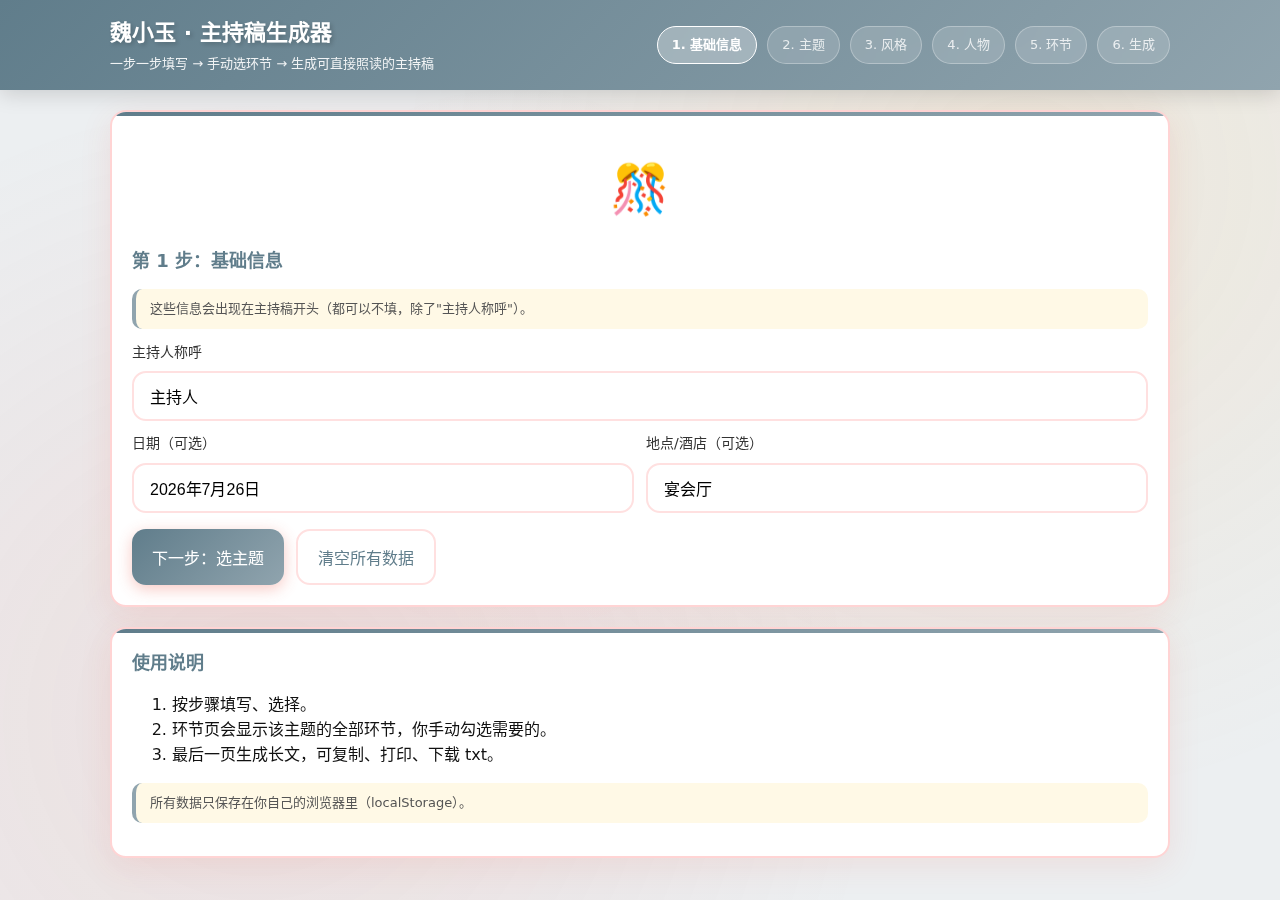
<file: index.html>
<!doctype html>
<html lang="zh-CN">
<head>
  <meta charset="utf-8" />
  <meta name="viewport" content="width=device-width,initial-scale=1" />
  <title>魏小玉 · 主持稿生成器</title>
  <meta http-equiv="refresh" content="0; url=pages/step1-basic.html" />
  <link rel="stylesheet" href="assets/styles.css" />
</head>
<body>
  <main>
    <section class="card">
      <h2>正在进入向导…</h2>
      <p class="hint">如果没有自动跳转，请点击：<a href="pages/step1-basic.html">开始</a></p>
    </section>
  </main>
</body>
</html>
</file>
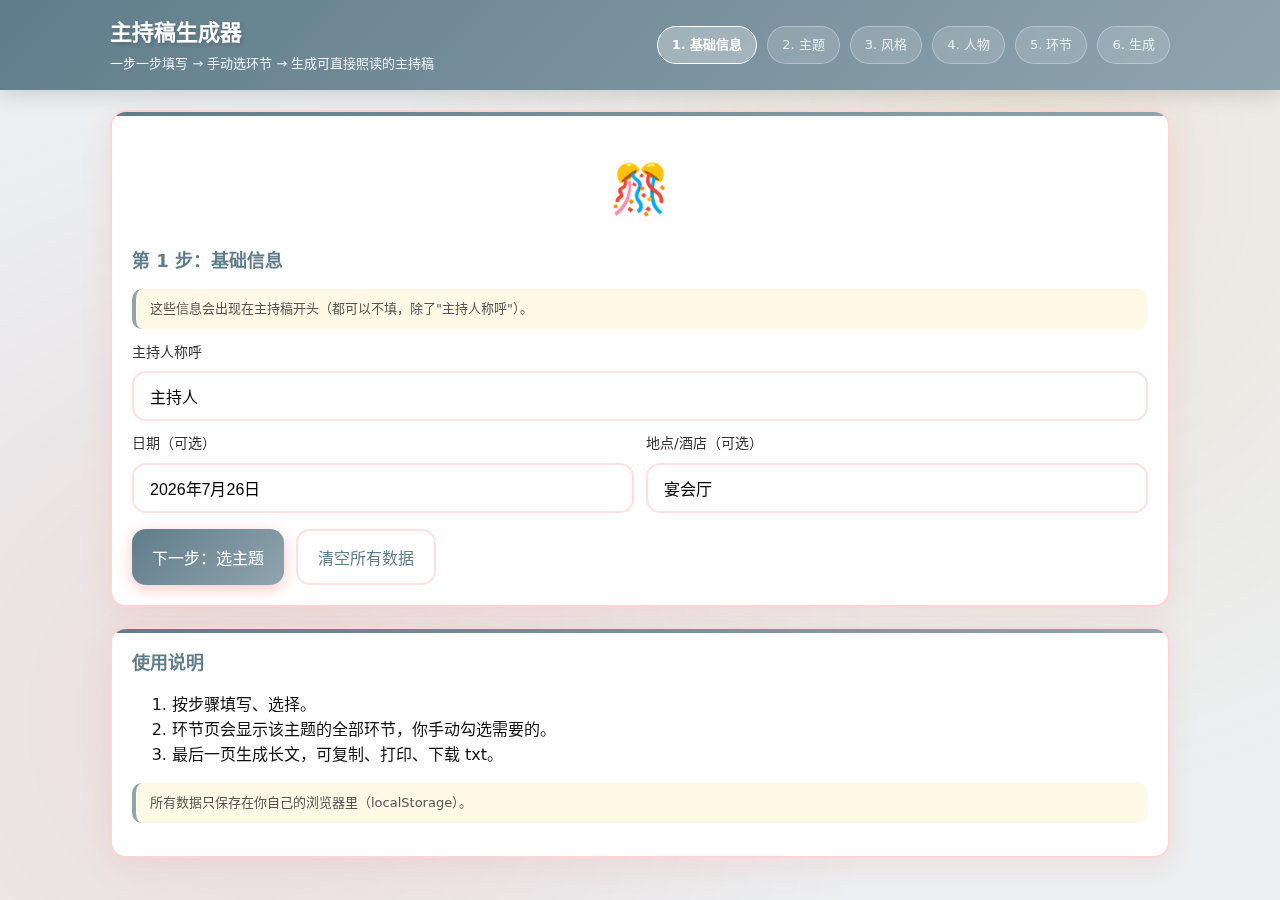
<file: mc-host-script/index.html>
<!doctype html>
<html lang="zh-CN">
<head>
  <meta charset="utf-8" />
  <meta name="viewport" content="width=device-width,initial-scale=1" />
  <title>主持稿生成器</title>
  <meta http-equiv="refresh" content="0; url=pages/step1-basic.html" />
  <link rel="stylesheet" href="assets/styles.css" />
</head>
<body>
  <main>
    <section class="card">
      <h2>正在进入向导…</h2>
      <p class="hint">如果没有自动跳转，请点击：<a href="pages/step1-basic.html">开始</a></p>
    </section>
  </main>
</body>
</html>
</file>
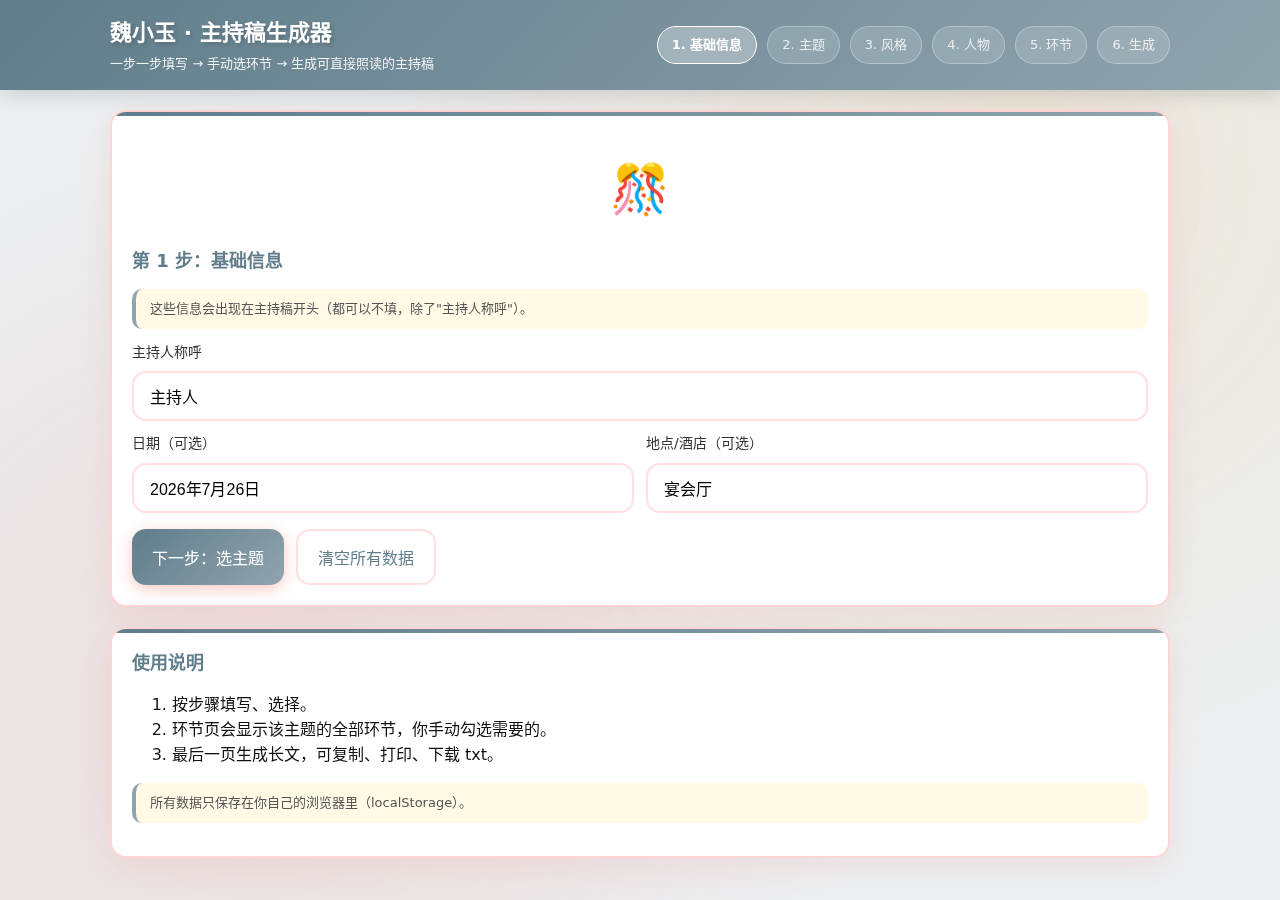
<file: pages/step1-basic.html>
<!doctype html>
<html lang="zh-CN">
<head>
  <meta charset="utf-8" />
  <meta name="viewport" content="width=device-width,initial-scale=1" />
  <title>第1步-基础信息</title>
  <link rel="stylesheet" href="../assets/styles.css" />
</head>
<body>
<header>
  <div class="header-inner">
    <div class="brand">
      <h1>魏小玉 · 主持稿生成器</h1>
      <div class="sub">一步一步填写 → 手动选环节 → 生成可直接照读的主持稿</div>
    </div>
    <div class="stepper" aria-label="步骤">
      <span class="step" data-step>1. 基础信息</span>
<span class="step" data-step>2. 主题</span>
<span class="step" data-step>3. 风格</span>
<span class="step" data-step>4. 人物</span>
<span class="step" data-step>5. 环节</span>
<span class="step" data-step>6. 生成</span>
    </div>
  </div>
</header>

<main>
  
<section class="card">
  <h2>第 1 步：基础信息</h2>
  <p class="hint">这些信息会出现在主持稿开头（都可以不填，除了"主持人称呼"）。</p>

  <label for="hostName">主持人称呼</label>
  <input id="hostName" placeholder="例如：主持人" value="主持人" />

  <div class="row">
    <div>
      <label for="date">日期（可选）</label>
      <input id="date" placeholder="例如：2026年2月10日" />
    </div>
    <div>
      <label for="venue">地点/酒店（可选）</label>
      <input id="venue" placeholder="例如：XX大酒店·宴会厅A" />
    </div>
  </div>

  <div class="actions">
    <button class="primary" id="next">下一步：选主题</button>
    <button class="ghost" id="reset">清空所有数据</button>
  </div>
</section>

<section class="card">
  <h2>使用说明</h2>
  <ol>
    <li>按步骤填写、选择。</li>
    <li>环节页会显示该主题的全部环节，你手动勾选需要的。</li>
    <li>最后一页生成长文，可复制、打印、下载 txt。</li>
  </ol>
  <p class="hint">所有数据只保存在你自己的浏览器里（localStorage）。</p>
</section>

</main>

<script src="../assets/app.js"></script>
<script>
  setStepper(0);
  
// 应用默认喜庆主题
setPageTheme('generic');

// load
const st = getState();
qs("#hostName").value = st.hostName || "主持人";
qs("#date").value = st.date || getTodayFormatted();
qs("#venue").value = st.venue || "宴会厅";

qs("#next").addEventListener("click", () => {
  if (!requireFields([{id:"hostName", label:"主持人称呼"}])) return;
  setState({
    hostName: qs("#hostName").value.trim(),
    date: qs("#date").value.trim(),
    venue: qs("#venue").value.trim(),
  });
  go("step2-theme.html");
});

qs("#reset").addEventListener("click", () => {
  if (!confirm("确定清空所有已填写内容吗？")) return;
  resetState();
  location.reload();
});

</script>
</body>
</html>
</file>
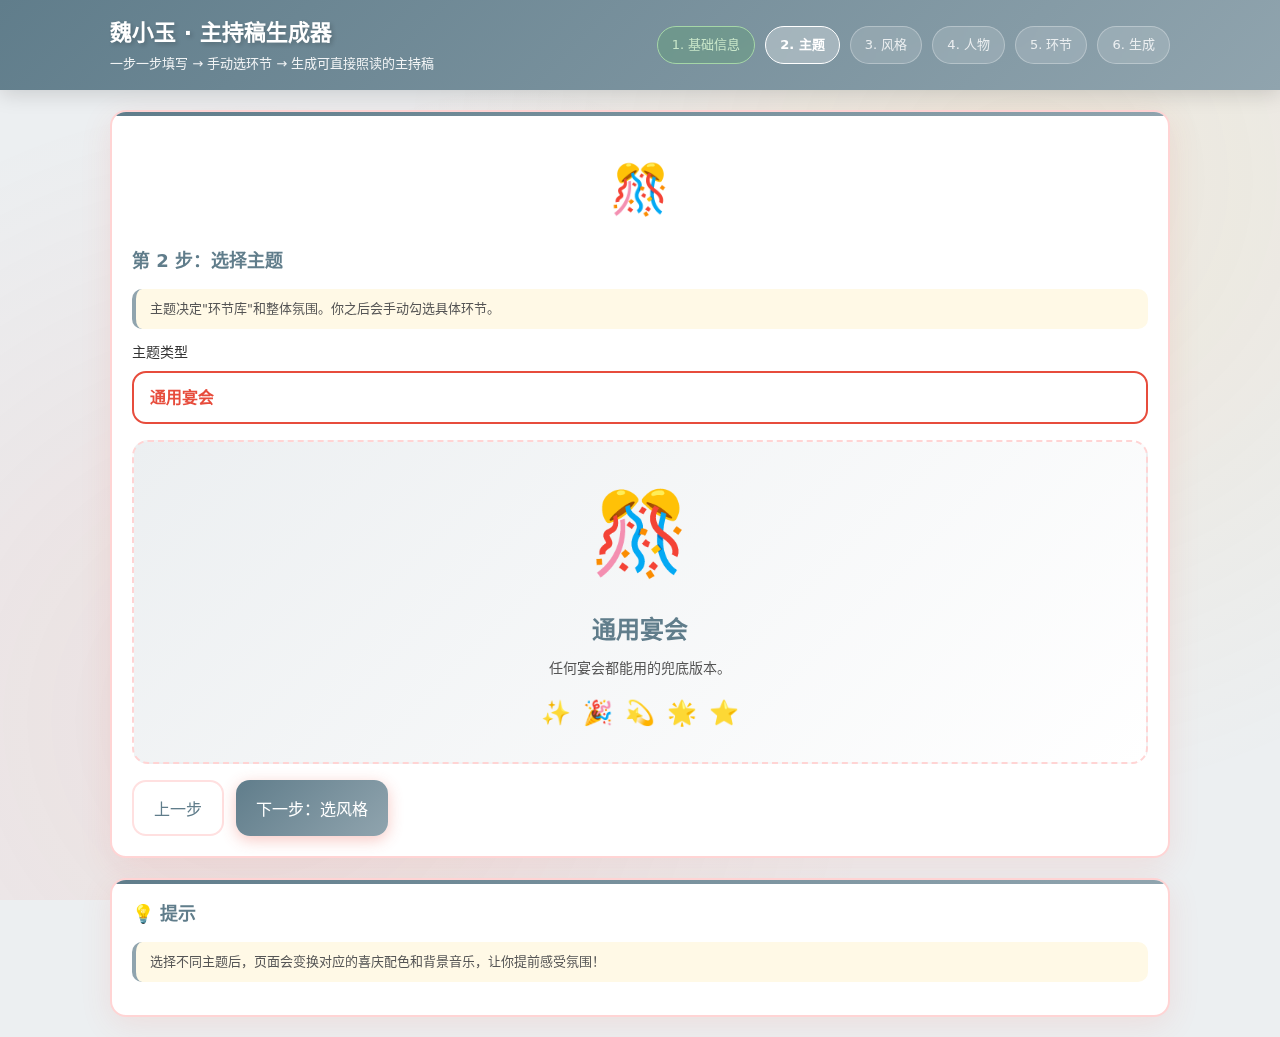
<file: pages/step2-theme.html>
<!doctype html>
<html lang="zh-CN">
<head>
  <meta charset="utf-8" />
  <meta name="viewport" content="width=device-width,initial-scale=1" />
  <title>第2步-主题</title>
  <link rel="stylesheet" href="../assets/styles.css" />
  <style>
    .theme-preview {
      text-align: center;
      padding: 30px 20px;
      background: linear-gradient(135deg, var(--bg) 0%, #fff 100%);
      border-radius: 16px;
      margin: 16px 0;
      border: 2px dashed var(--border);
    }
    .theme-preview-icon {
      font-size: 80px;
      margin-bottom: 16px;
      animation: bounce 2s ease infinite;
    }
    .theme-preview-name {
      font-size: 24px;
      font-weight: bold;
      color: var(--primary);
      margin-bottom: 8px;
    }
    .theme-preview-desc {
      font-size: 14px;
      color: var(--muted);
      max-width: 400px;
      margin: 0 auto;
    }
    .theme-select-wrapper {
      position: relative;
      display: block;
    }
    .theme-select-wrapper::after {
      content: '▼';
      position: absolute;
      right: 16px;
      top: 50%;
      transform: translateY(-50%);
      color: var(--primary);
      pointer-events: none;
      font-size: 12px;
    }
    #theme {
      appearance: none;
      -webkit-appearance: none;
      -moz-appearance: none;
      width: 100%;
      padding: 16px 45px 16px 16px;
      font-size: 16px;
      font-weight: 600;
      color: var(--primary);
      background: #fff;
      border: 2px solid var(--primary);
      border-radius: 14px;
      cursor: pointer;
      outline: none;
    }
    #theme:focus {
      box-shadow: 0 0 0 4px rgba(231, 76, 60, 0.15);
    }
    #theme option {
      font-size: 16px;
      padding: 10px;
      color: #333;
    }
    .decoration-sample {
      display: flex;
      justify-content: center;
      gap: 12px;
      margin-top: 16px;
      font-size: 24px;
    }
  </style>
</head>
<body>
<header>
  <div class="header-inner">
    <div class="brand">
      <h1>魏小玉 · 主持稿生成器</h1>
      <div class="sub">一步一步填写 → 手动选环节 → 生成可直接照读的主持稿</div>
    </div>
    <div class="stepper" aria-label="步骤">
      <span class="step" data-step>1. 基础信息</span>
<span class="step" data-step>2. 主题</span>
<span class="step" data-step>3. 风格</span>
<span class="step" data-step>4. 人物</span>
<span class="step" data-step>5. 环节</span>
<span class="step" data-step>6. 生成</span>
    </div>
  </div>
</header>

<main>
  
<section class="card">
  <h2>第 2 步：选择主题</h2>
  <p class="hint">主题决定"环节库"和整体氛围。你之后会手动勾选具体环节。</p>

  <div style="margin-bottom: 16px;">
    <label for="theme">主题类型</label>
    <select id="theme" style="width: 100%; padding: 16px; border-radius: 14px; border: 2px solid #e74c3c; font-size: 16px; font-weight: 600; background: white; color: #e74c3c; z-index: 1000; min-height: 48px;">
      <option value="generic">通用宴会</option>
      <option value="wedding">婚礼</option>
      <option value="engagement">订婚宴</option>
      <option value="homecoming">回门宴</option>
      <option value="graduation">升学宴</option>
      <option value="thanks_teacher">谢师宴</option>
      <option value="baby100">百日宴/满月宴</option>
      <option value="birthday">生日宴</option>
      <option value="longevity">寿宴</option>
      <option value="housewarming">乔迁宴</option>
      <option value="annualparty">公司年会/庆功宴</option>
    </select>
  </div>

  <div class="theme-preview" id="themePreview">
    <div class="theme-preview-icon" id="previewIcon">🎊</div>
    <div class="theme-preview-name" id="previewName">通用宴会</div>
    <div class="theme-preview-desc" id="previewDesc">任何宴会都能用的兜底版本。</div>
    <div class="decoration-sample" id="decorationSample"></div>
  </div>

  <div class="actions">
    <button class="ghost" id="back">上一步</button>
    <button class="primary" id="next">下一步：选风格</button>
  </div>
</section>

<section class="card">
  <h2>💡 提示</h2>
  <p class="hint">选择不同主题后，页面会变换对应的喜庆配色和背景音乐，让你提前感受氛围！</p>
</section>

</main>

<script src="../assets/app.js"></script>
<script>
  setStepper(1);
  
// 使用 app.js 中的主题配置，不需要重复声明

(async () => {
  try {
    const st = getState();
    let themes;
    try {
      themes = await loadThemes();
    } catch (e) {
      console.error('加载主题列表失败:', e);
      themes = { themes: [] };
    }
    const sel = qs("#theme");
    if (!sel) {
      console.error('未找到主题选择框');
      return;
    }
    if (themes.themes && themes.themes.length > 0) {
      sel.innerHTML = themes.themes.map(t => `<option value="${t.id}">${t.name}</option>`).join("");
    } else {
      // 使用默认主题列表
      const defaultThemes = [
        { id: 'generic', name: '通用宴会' },
        { id: 'wedding', name: '婚礼' },
        { id: 'engagement', name: '订婚宴' },
        { id: 'homecoming', name: '回门宴' },
        { id: 'graduation', name: '升学宴' },
        { id: 'thanks_teacher', name: '谢师宴' },
        { id: 'baby100', name: '百日宴/满月宴' },
        { id: 'birthday', name: '生日宴' },
        { id: 'longevity', name: '寿宴' },
        { id: 'housewarming', name: '乔迁宴' },
        { id: 'annualparty', name: '公司年会/庆功宴' }
      ];
      sel.innerHTML = defaultThemes.map(t => `<option value="${t.id}">${t.name}</option>`).join("");
      themes.themes = defaultThemes;
    }

    const updatePreview = () => {
      try {
        const id = sel.value;
        const t = themes.themes.find(x => x.id === id);
        const config = THEME_CONFIG[id] || THEME_CONFIG.generic;
        
        // 更新预览
        const previewIcon = qs("#previewIcon");
        if (previewIcon) previewIcon.textContent = config.icon || '🎊';
        const previewName = qs("#previewName");
        if (previewName) previewName.textContent = t?.name || '';
        const previewDesc = qs("#previewDesc");
        if (previewDesc) previewDesc.textContent = t?.desc || '';
        
        // 更新装饰预览
        const decorationSample = qs("#decorationSample");
        if (decorationSample && config.decorations) {
          decorationSample.innerHTML = config.decorations
            .map(d => `<span>${d}</span>`)
            .join('');
        }
        
        // 应用主题到页面
        if (document.body) {
          document.body.setAttribute('data-theme', id);
        }
        
        // 重新启动飘落装饰
        if (config.decorations) {
          startFallingDecorations(config.decorations);
        }
        
        // 更新音乐
        createMusicPlayer(id);
      } catch (err) {
        console.error('更新主题预览失败:', err);
      }
    };

    sel.value = st.themeId || (themes.themes[0]?.id || 'generic');
    updatePreview();
    sel.addEventListener("change", updatePreview);

    const backBtn = qs("#back");
    if (backBtn) backBtn.addEventListener("click", () => go("step1-basic.html"));
    const nextBtn = qs("#next");
    if (nextBtn) nextBtn.addEventListener("click", () => {
      const id = sel.value;
      const t = themes.themes.find(x => x.id === id);
      setState({ themeId: id, themeName: t?.name || "" , selectedSegments: [] });
      go("step3-style.html");
    });
  } catch (error) {
    console.error('主题页面初始化失败:', error);
  }
})();
</script>
</body>
</html>
</file>
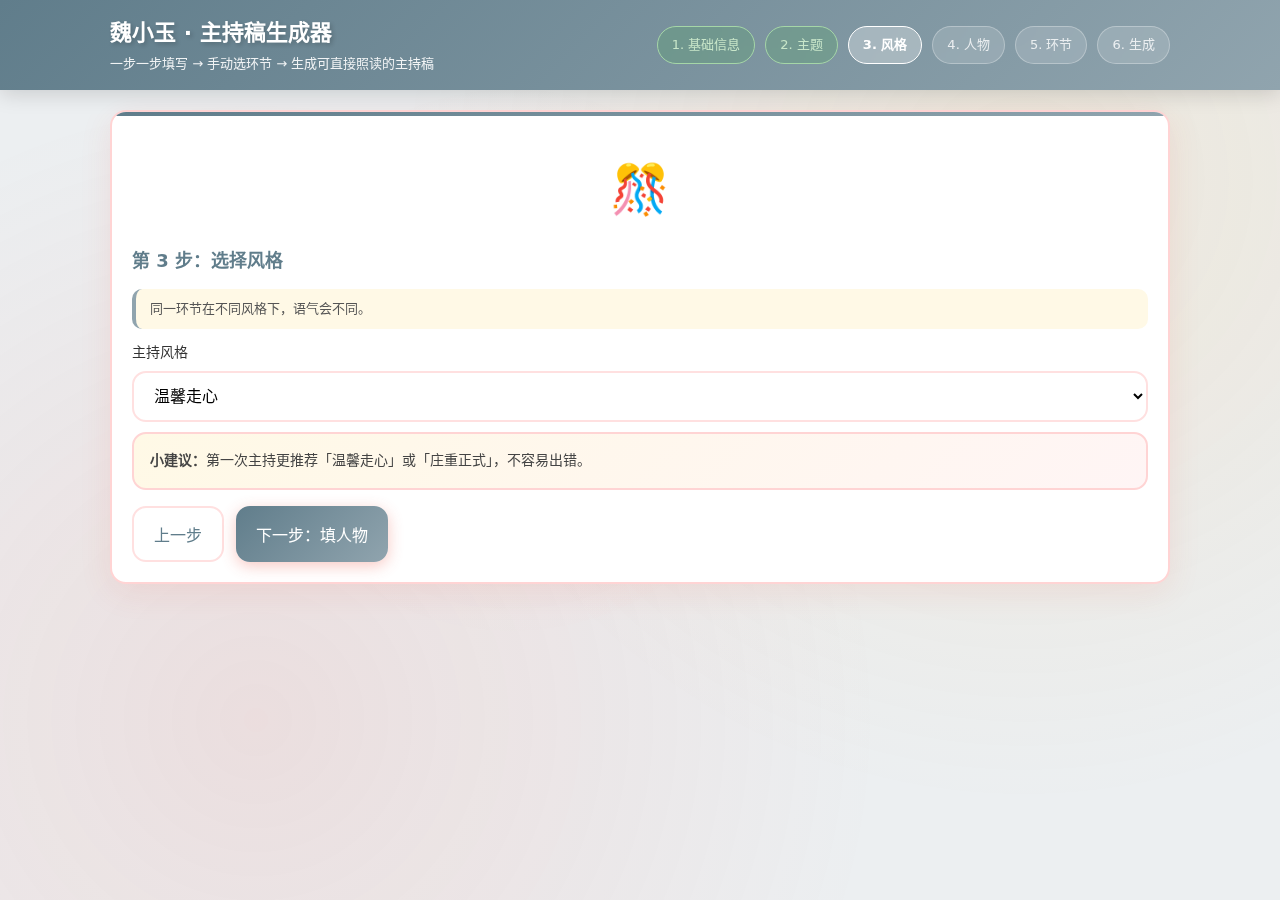
<file: pages/step3-style.html>
<!doctype html>
<html lang="zh-CN">
<head>
  <meta charset="utf-8" />
  <meta name="viewport" content="width=device-width,initial-scale=1" />
  <title>第3步-风格</title>
  <link rel="stylesheet" href="../assets/styles.css" />
</head>
<body>
<header>
  <div class="header-inner">
    <div class="brand">
      <h1>魏小玉 · 主持稿生成器</h1>
      <div class="sub">一步一步填写 → 手动选环节 → 生成可直接照读的主持稿</div>
    </div>
    <div class="stepper" aria-label="步骤">
      <span class="step" data-step>1. 基础信息</span>
<span class="step" data-step>2. 主题</span>
<span class="step" data-step>3. 风格</span>
<span class="step" data-step>4. 人物</span>
<span class="step" data-step>5. 环节</span>
<span class="step" data-step>6. 生成</span>
    </div>
  </div>
</header>

<main>
  
<section class="card">
  <h2>第 3 步：选择风格</h2>
  <p class="hint">同一环节在不同风格下，语气会不同。</p>

  <label for="style">主持风格</label>
  <select id="style">
    <option value="warm">温馨走心</option>
    <option value="casual">轻松亲切</option>
    <option value="formal">庄重正式</option>
    <option value="festive">喜庆热闹</option>
  </select>

  <div class="notice" style="margin-top:10px">
    <b>小建议：</b>第一次主持更推荐「温馨走心」或「庄重正式」，不容易出错。
  </div>

  <div class="actions">
    <button class="ghost" id="back">上一步</button>
    <button class="primary" id="next">下一步：填人物</button>
  </div>
</section>

</main>

<script src="../assets/app.js"></script>
<script>
  setStepper(2);
  
// 应用当前主题样式
const st = getState();
if (st.themeId) {
  setPageTheme(st.themeId);
  showThemeIcon(st.themeId);
}

qs("#style").value = st.styleId || "warm";

qs("#back").addEventListener("click", () => go("step2-theme.html"));
qs("#next").addEventListener("click", () => {
  const styleId = qs("#style").value;
  const map = { warm:"温馨走心", casual:"轻松亲切", formal:"庄重正式", festive:"喜庆热闹" };
  setState({ styleId, styleName: map[styleId] || styleId });
  go("step4-people.html");
});

</script>
</body>
</html>
</file>
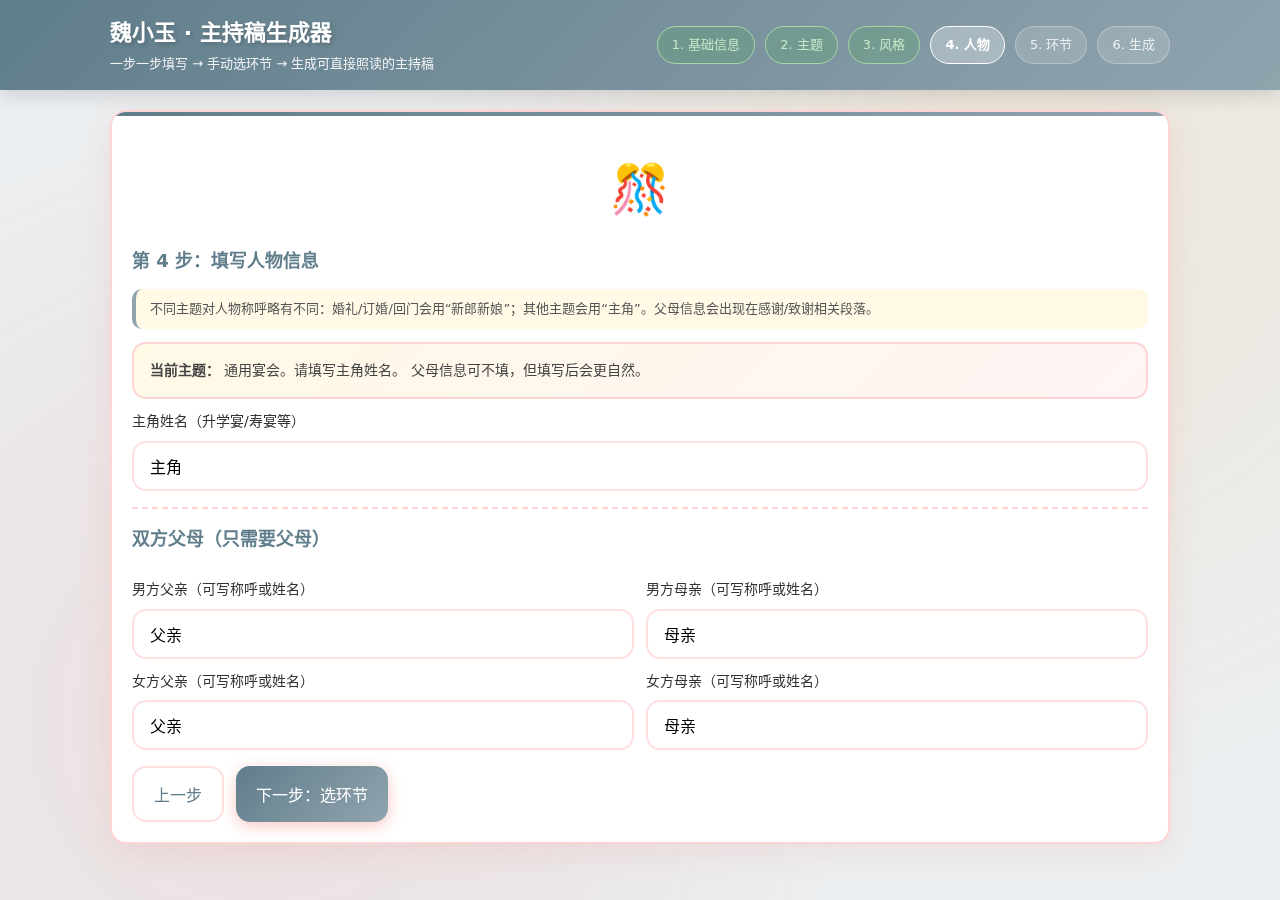
<file: pages/step4-people.html>
<!doctype html>
<html lang="zh-CN">
<head>
  <meta charset="utf-8" />
  <meta name="viewport" content="width=device-width,initial-scale=1" />
  <title>第4步-人物</title>
  <link rel="stylesheet" href="../assets/styles.css" />
</head>
<body>
<header>
  <div class="header-inner">
    <div class="brand">
      <h1>魏小玉 · 主持稿生成器</h1>
      <div class="sub">一步一步填写 → 手动选环节 → 生成可直接照读的主持稿</div>
    </div>
    <div class="stepper" aria-label="步骤">
      <span class="step" data-step>1. 基础信息</span>
<span class="step" data-step>2. 主题</span>
<span class="step" data-step>3. 风格</span>
<span class="step" data-step>4. 人物</span>
<span class="step" data-step>5. 环节</span>
<span class="step" data-step>6. 生成</span>
    </div>
  </div>
</header>

<main>
  
<section class="card">
  <h2>第 4 步：填写人物信息</h2>
  <p class="hint">不同主题对人物称呼略有不同：婚礼/订婚/回门会用“新郎新娘”；其他主题会用“主角”。父母信息会出现在感谢/致谢相关段落。</p>

  <div class="notice" id="peopleTip">加载中…</div>

  <div id="coupleBox" style="display:none">
    <div class="row">
      <div>
        <label for="groom">新郎姓名</label>
        <input id="groom" placeholder="例如：张伟" />
      </div>
      <div>
        <label for="bride">新娘姓名</label>
        <input id="bride" placeholder="例如：李娜" />
      </div>
    </div>
  </div>

  <div id="mainBox" style="display:none">
    <label for="mainPerson">主角姓名（升学宴/寿宴等）</label>
    <input id="mainPerson" placeholder="例如：王同学 / 张爷爷" />
  </div>

  <hr class="sep" />

  <h2 style="margin-top:0">双方父母（只需要父母）</h2>

  <div class="row">
    <div>
      <label for="groomFather">男方父亲（可写称呼或姓名）</label>
      <input id="groomFather" placeholder="例如：张叔叔 / 张先生" />
    </div>
    <div>
      <label for="groomMother">男方母亲（可写称呼或姓名）</label>
      <input id="groomMother" placeholder="例如：王阿姨 / 王女士" />
    </div>
  </div>

  <div class="row">
    <div>
      <label for="brideFather">女方父亲（可写称呼或姓名）</label>
      <input id="brideFather" placeholder="例如：李叔叔 / 李先生" />
    </div>
    <div>
      <label for="brideMother">女方母亲（可写称呼或姓名）</label>
      <input id="brideMother" placeholder="例如：赵阿姨 / 赵女士" />
    </div>
  </div>

  <div class="actions">
    <button class="ghost" id="back">上一步</button>
    <button class="primary" id="next">下一步：选环节</button>
  </div>
</section>

</main>

<script src="../assets/app.js"></script>
<script>
  setStepper(3);
  
(async () => {
  const st = getState();
  if (!st.themeId) { alert("请先选择主题"); go("step2-theme.html"); return; }
  
  // 应用当前主题样式
  setPageTheme(st.themeId);
  showThemeIcon(st.themeId);

  const themes = await loadThemes();
  const theme = themes.themes.find(t => t.id === st.themeId);

  const coupleThemes = new Set(["wedding","engagement","homecoming"]);
  const isCouple = coupleThemes.has(st.themeId);

  qs("#coupleBox").style.display = isCouple ? "" : "none";
  qs("#mainBox").style.display = isCouple ? "none" : "";
  qs("#peopleTip").innerHTML = `<b>当前主题：</b> ${escapeHtml(theme?.name || "")}。${isCouple ? "请填写新郎新娘姓名。" : "请填写主角姓名。"} 父母信息可不填，但填写后会更自然。`;

  // fill values
  qs("#groom").value = st.groom || "新郎";
  qs("#bride").value = st.bride || "新娘";
  qs("#mainPerson").value = st.mainPerson || "主角";
  qs("#groomFather").value = st.groomFather || "父亲";
  qs("#groomMother").value = st.groomMother || "母亲";
  qs("#brideFather").value = st.brideFather || "父亲";
  qs("#brideMother").value = st.brideMother || "母亲";

  qs("#back").addEventListener("click", () => go("step3-style.html"));
  qs("#next").addEventListener("click", () => {
    const patch = {
      groom: qs("#groom").value.trim(),
      bride: qs("#bride").value.trim(),
      mainPerson: qs("#mainPerson").value.trim(),
      groomFather: qs("#groomFather").value.trim(),
      groomMother: qs("#groomMother").value.trim(),
      brideFather: qs("#brideFather").value.trim(),
      brideMother: qs("#brideMother").value.trim(),
    };
    // Required: couple needs groom+bride; non-couple needs mainPerson
    if (isCouple) {
      if (!patch.groom || !patch.bride) { alert("请填写新郎姓名和新娘姓名"); return; }
    } else {
      if (!patch.mainPerson) { alert("请填写主角姓名"); return; }
    }
    setState(patch);
    go("step5-segments.html");
  });
})();

</script>
</body>
</html>
</file>
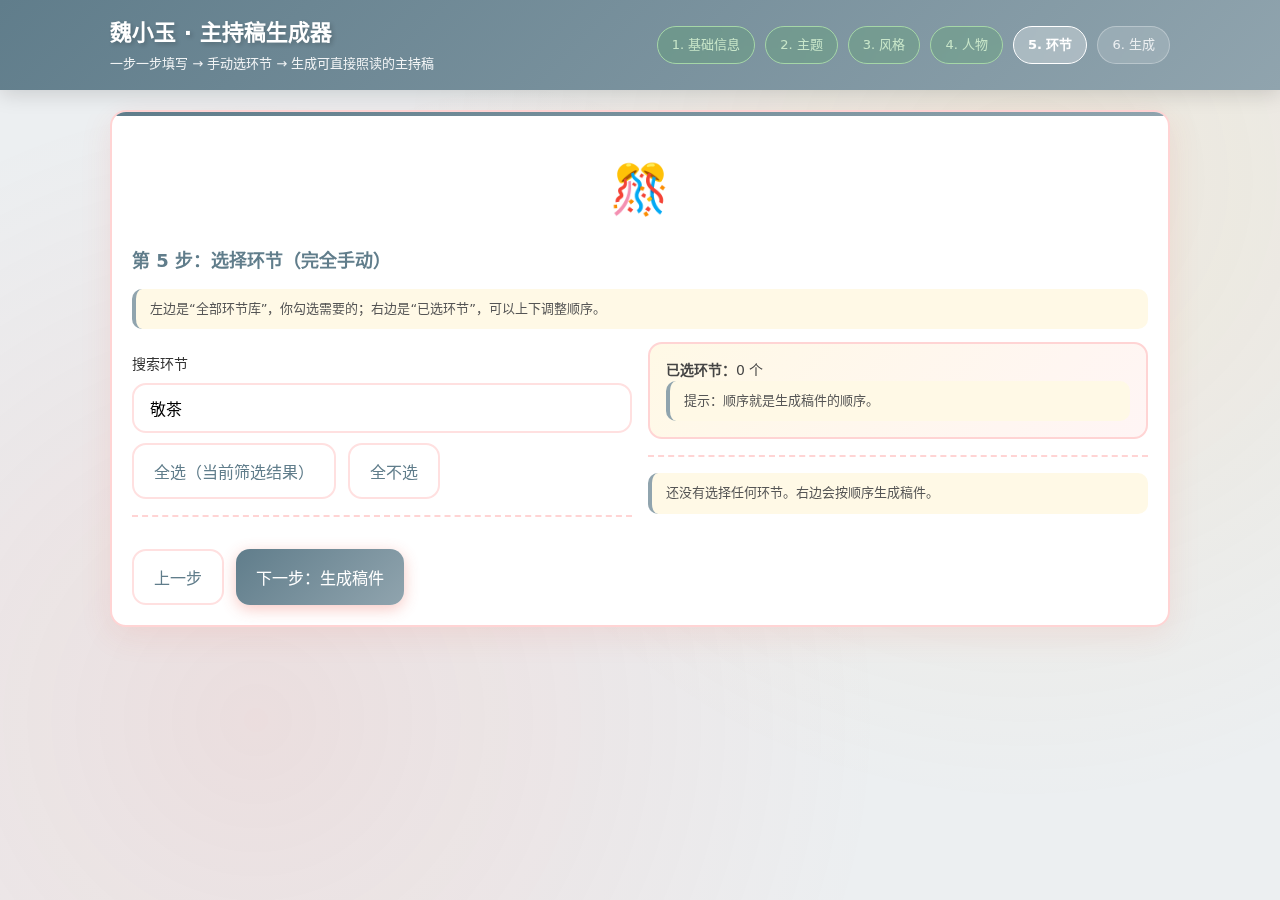
<file: pages/step5-segments.html>
<!doctype html>
<html lang="zh-CN">
<head>
  <meta charset="utf-8" />
  <meta name="viewport" content="width=device-width,initial-scale=1" />
  <title>第5步-环节</title>
  <link rel="stylesheet" href="../assets/styles.css" />
</head>
<body>
<header>
  <div class="header-inner">
    <div class="brand">
      <h1>魏小玉 · 主持稿生成器</h1>
      <div class="sub">一步一步填写 → 手动选环节 → 生成可直接照读的主持稿</div>
    </div>
    <div class="stepper" aria-label="步骤">
      <span class="step" data-step>1. 基础信息</span>
<span class="step" data-step>2. 主题</span>
<span class="step" data-step>3. 风格</span>
<span class="step" data-step>4. 人物</span>
<span class="step" data-step>5. 环节</span>
<span class="step" data-step>6. 生成</span>
    </div>
  </div>
</header>

<main>
  
<section class="card">
  <h2>第 5 步：选择环节（完全手动）</h2>
  <p class="hint">左边是“全部环节库”，你勾选需要的；右边是“已选环节”，可以上下调整顺序。</p>

  <div class="twoCol">
    <div>
      <label for="search">搜索环节</label>
      <input id="search" placeholder="输入关键词，例如：敬茶 / 祝酒 / 发言" />
      <div class="actions" style="margin-top:10px">
        <button class="ghost" id="selectAll">全选（当前筛选结果）</button>
        <button class="ghost" id="selectNone">全不选</button>
      </div>
      <hr class="sep" />
      <div id="allSegments" class="list"></div>
    </div>

    <div>
      <div class="notice">
        <b>已选环节：</b><span id="selectedCount">0</span> 个
        <div class="hint">提示：顺序就是生成稿件的顺序。</div>
      </div>
      <hr class="sep" />
      <div id="selectedSegments" class="list"></div>
    </div>
  </div>

  <div class="actions">
    <button class="ghost" id="back">上一步</button>
    <button class="primary" id="next">下一步：生成稿件</button>
  </div>
</section>

</main>

<script src="../assets/app.js"></script>
<script>
  setStepper(4);
  
(async () => {
  const st = getState();
  if (!st.themeId) { alert("请先选择主题"); go("step2-theme.html"); return; }
  
  // 应用当前主题样式
  setPageTheme(st.themeId);
  showThemeIcon(st.themeId);
  
  const themeData = await loadThemeSegments(st.themeId);

  const allBox = qs("#allSegments");
  const selBox = qs("#selectedSegments");
  const search = qs("#search");
  
  // 设置搜索框默认值
  search.value = "敬茶";

  // state.selectedSegments is ordered array of ids
  let selected = Array.isArray(st.selectedSegments) ? [...st.selectedSegments] : [];

  const segs = themeData.segments; // {id,title,group,explain,hostLines...}
  const groupOrder = themeData.groupOrder || [];
  const groupRank = new Map(groupOrder.map((g,i)=>[g,i]));
  const sortedAll = [...segs].sort((a,b)=>{
    const ra = groupRank.has(a.group) ? groupRank.get(a.group) : 999;
    const rb = groupRank.has(b.group) ? groupRank.get(b.group) : 999;
    if (ra !== rb) return ra - rb;
    return a.title.localeCompare(b.title, "zh");
  });

  function isChecked(id){ return selected.includes(id); }

  function renderSelected() {
    qs("#selectedCount").textContent = String(selected.length);
    selBox.innerHTML = "";
    if (!selected.length) {
      selBox.innerHTML = `<div class="hint">还没有选择任何环节。右边会按顺序生成稿件。</div>`;
      return;
    }
    selected.forEach((id, idx) => {
      const s = segs.find(x=>x.id===id);
      if (!s) return;
      const div = document.createElement("div");
      div.className = "item";
      div.innerHTML = `
        <div class="item-top">
          <div>
            <div class="item-title">${escapeHtml(s.title)}</div>
            <div class="hint"><span class="badge">${escapeHtml(s.group)}</span></div>
          </div>
          <div class="small-actions">
            <button class="ghost" data-act="up" ${idx===0?'disabled':''}>上移</button>
            <button class="ghost" data-act="down" ${idx===selected.length-1?'disabled':''}>下移</button>
            <button class="danger" data-act="remove">移除</button>
          </div>
        </div>
      `;
      div.querySelectorAll("button").forEach(btn=>{
        btn.addEventListener("click", ()=>{
          const act = btn.getAttribute("data-act");
          if (act === "remove") {
            selected = selected.filter(x=>x!==id);
            renderAll();
            renderSelected();
          } else if (act === "up" && idx>0) {
            const tmp = selected[idx-1]; selected[idx-1] = selected[idx]; selected[idx] = tmp;
            renderSelected();
          } else if (act === "down" && idx<selected.length-1) {
            const tmp = selected[idx+1]; selected[idx+1] = selected[idx]; selected[idx] = tmp;
            renderSelected();
          }
        });
      });
      selBox.appendChild(div);
    });
  }

  function renderAll() {
    const q = (search.value || "").trim();
    const filtered = !q ? sortedAll : sortedAll.filter(s =>
      (s.title + " " + s.group).includes(q)
    );

    // group headers
    const byGroup = new Map();
    filtered.forEach(s => {
      if (!byGroup.has(s.group)) byGroup.set(s.group, []);
      byGroup.get(s.group).push(s);
    });

    const groups = Array.from(byGroup.keys()).sort((a,b)=>{
      const ra = groupRank.has(a) ? groupRank.get(a) : 999;
      const rb = groupRank.has(b) ? groupRank.get(b) : 999;
      if (ra !== rb) return ra - rb;
      return a.localeCompare(b, "zh");
    });

    allBox.innerHTML = "";
    groups.forEach(g => {
      const head = document.createElement("div");
      head.className = "notice";
      head.style.margin = "0 0 8px 0";
      head.innerHTML = `<b>${escapeHtml(g)}</b>（${byGroup.get(g).length}）`;
      allBox.appendChild(head);

      byGroup.get(g).forEach(s => {
        const div = document.createElement("div");
        div.className = "item";
        const checked = isChecked(s.id) ? "checked" : "";
        div.innerHTML = `
          <div class="item-top">
            <div style="display:flex; gap:10px; align-items:flex-start">
              <input type="checkbox" data-id="${escapeHtml(s.id)}" ${checked} style="transform:scale(1.25); margin-top:2px" />
              <div>
                <div class="item-title">${escapeHtml(s.title)}</div>
                <div class="hint">${escapeHtml(chooseText(s.explain, st.styleId || "warm").slice(0, 42))}…</div>
              </div>
            </div>
            <span class="badge">${escapeHtml(s.group)}</span>
          </div>
        `;
        const cb = div.querySelector("input[type=checkbox]");
        cb.addEventListener("change", () => {
          if (cb.checked) {
            if (!selected.includes(s.id)) selected.push(s.id);
          } else {
            selected = selected.filter(x => x !== s.id);
          }
          renderSelected();
        });
        allBox.appendChild(div);
      });
    });
  }

  search.addEventListener("input", renderAll);

  qs("#selectAll").addEventListener("click", () => {
    const q = (search.value || "").trim();
    const filtered = !q ? sortedAll : sortedAll.filter(s => (s.title + " " + s.group).includes(q));
    filtered.forEach(s => { if (!selected.includes(s.id)) selected.push(s.id); });
    renderAll(); renderSelected();
  });

  qs("#selectNone").addEventListener("click", () => {
    if (!confirm("确定全部取消勾选吗？")) return;
    selected = [];
    renderAll(); renderSelected();
  });

  qs("#back").addEventListener("click", ()=> go("step4-people.html"));
  qs("#next").addEventListener("click", ()=> {
    if (!selected.length) { alert("请至少选择一个环节"); return; }
    setState({ selectedSegments: selected });
    go("step6-result.html");
  });

  renderAll();
  renderSelected();
})();

</script>
</body>
</html>
</file>
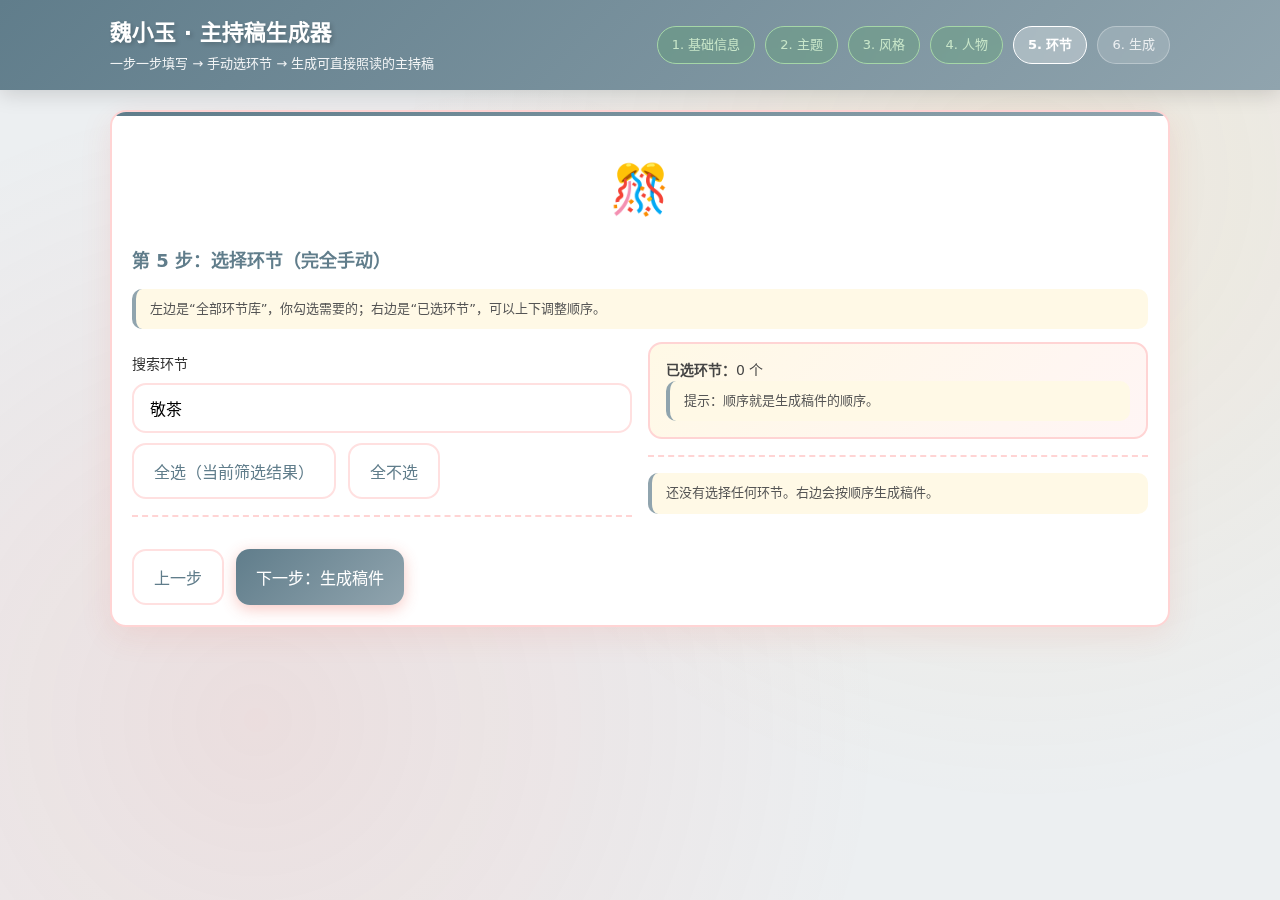
<file: pages/step6-result.html>
<!doctype html>
<html lang="zh-CN">
<head>
  <meta charset="utf-8" />
  <meta name="viewport" content="width=device-width,initial-scale=1" />
  <title>第6步-生成</title>
  <link rel="stylesheet" href="../assets/styles.css" />
</head>
<body>
<header>
  <div class="header-inner">
    <div class="brand">
      <h1>魏小玉 · 主持稿生成器</h1>
      <div class="sub">一步一步填写 → 手动选环节 → 生成可直接照读的主持稿</div>
    </div>
    <div class="stepper" aria-label="步骤">
      <span class="step" data-step>1. 基础信息</span>
<span class="step" data-step>2. 主题</span>
<span class="step" data-step>3. 风格</span>
<span class="step" data-step>4. 人物</span>
<span class="step" data-step>5. 环节</span>
<span class="step" data-step>6. 生成</span>
    </div>
  </div>
</header>

<main>
  
<section class="card">
  <h2>第 6 步：生成结果</h2>
  <p class="hint">这是可直接照读的完整主持稿。你可以复制、打印，或下载 txt。</p>

  <div class="actions">
    <button class="ghost" id="back">上一步</button>
    <button class="ghost" id="copy">复制全文</button>
    <button class="ghost" id="download">下载 TXT</button>
    <button class="ghost" id="print">打印 / 导出 PDF</button>
    <button class="danger" id="reset" onclick="if(confirm('确定清空并重新开始吗？')){resetState();window.location.href='step1-basic.html';}">重新开始</button>
  </div>

  <hr class="sep" />

  <div class="article-wrap" id="article">生成中…</div>

  <hr class="sep" />
  <div class="hint">小技巧：现场只要照着【主持台词】读就行；紧张时先读目录，再按段落推进。</div>
</section>

</main>

<script src="../assets/app.js"></script>
<script>
  // 等待DOM完全加载后再执行
  document.addEventListener('DOMContentLoaded', function() {
    setStepper(5);
    
    const backBtn = document.getElementById("back");
    const printBtn = document.getElementById("print");
    
    if (backBtn) backBtn.onclick = () => go("step5-segments.html");
    if (printBtn) printBtn.onclick = () => window.print();
  });
  
(async () => {
  try {
    const st = getState();
    console.log("当前状态:", st);
    
    if (!st.themeId) { alert("请先选择主题"); go("step2-theme.html"); return; }
    if (!st.selectedSegments || !st.selectedSegments.length) { alert("请先选择环节"); go("step5-segments.html"); return; }
    
    // 应用当前主题样式并播放庆祝动画
    try {
      setPageTheme(st.themeId);
      showThemeIcon(st.themeId);
      showCelebration();
    } catch (e) {
      console.error("主题应用错误:", e);
    }

    console.log("加载主题:", st.themeId);
    const themeData = await loadThemeSegments(st.themeId);
    console.log("主题数据:", themeData);
    
    if (!themeData || !themeData.segments) {
      throw new Error("主题数据格式错误: 缺少segments");
    }
    
    const articleHtml = buildResultHtml(themeData, st);
    document.getElementById("article").innerHTML = articleHtml;

    const fullText = buildResultText(themeData, st);
    
    // 绑定按钮事件
    const copyBtn = document.getElementById("copy");
    const downloadBtn = document.getElementById("download");
    
    if (copyBtn) {
      copyBtn.onclick = async () => {
        const ok = await copyText(fullText);
        alert(ok ? "已复制到剪贴板 ✅" : "复制失败：你可以手动全选复制");
      };
    }
    
    if (downloadBtn) {
      downloadBtn.onclick = () => {
        const name = (st.themeName || "主持稿").replace(/[\\/:*?"<>|]/g,"_");
        downloadText(`${name}.txt`, fullText);
      };
    }
  } catch (err) {
    console.error("生成稿件失败:", err);
    document.getElementById("article").innerHTML = `<div style="color:red;padding:20px;">生成稿件失败: ${escapeHtml(err.message)}<br>请检查控制台获取详细信息。</div>`;
  }
})();

</script>
</body>
</html>
</file>
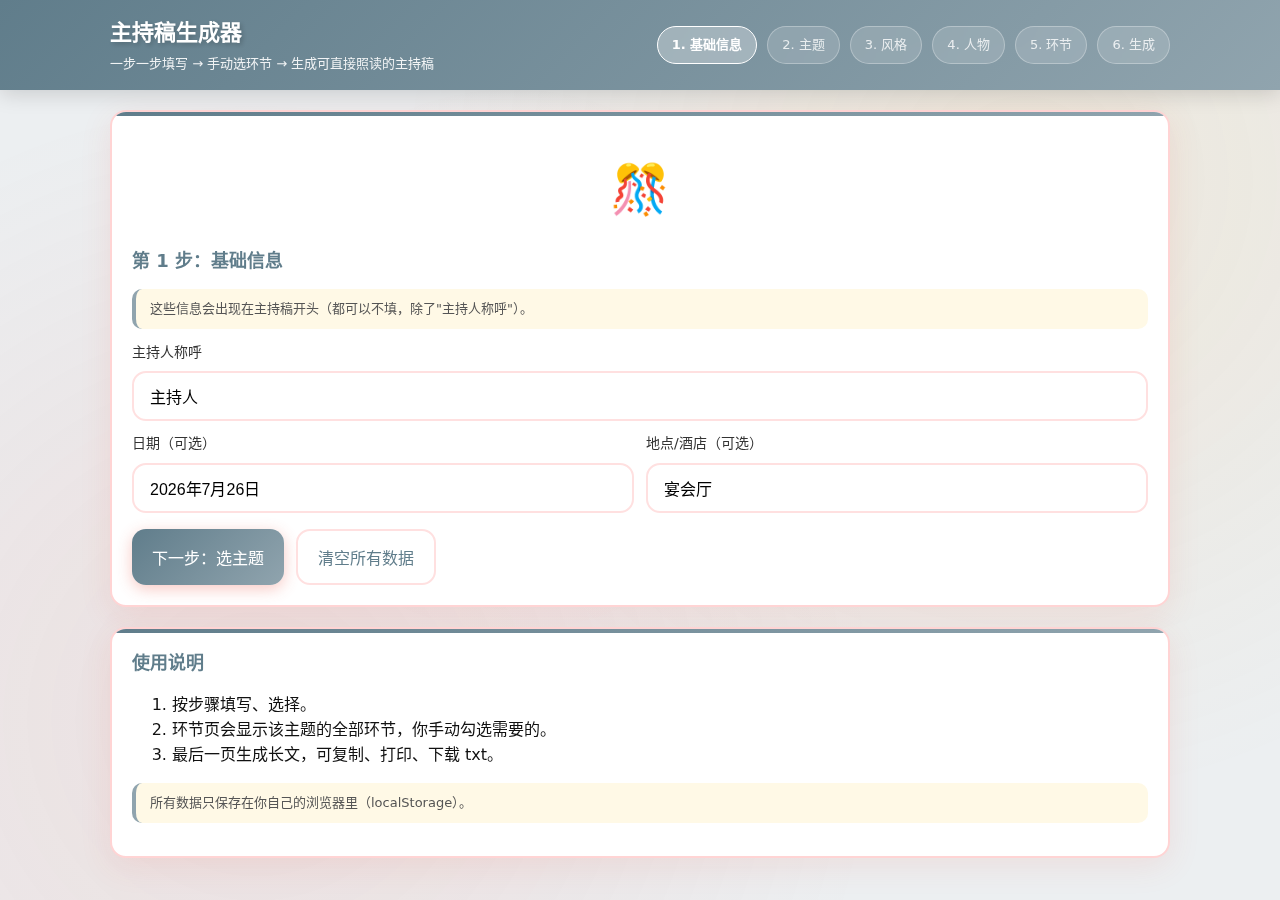
<file: mc-host-script/pages/step1-basic.html>
<!doctype html>
<html lang="zh-CN">
<head>
  <meta charset="utf-8" />
  <meta name="viewport" content="width=device-width,initial-scale=1" />
  <title>第1步-基础信息</title>
  <link rel="stylesheet" href="../assets/styles.css" />
</head>
<body>
<header>
  <div class="header-inner">
    <div class="brand">
      <h1>主持稿生成器</h1>
      <div class="sub">一步一步填写 → 手动选环节 → 生成可直接照读的主持稿</div>
    </div>
    <div class="stepper" aria-label="步骤">
      <span class="step" data-step>1. 基础信息</span>
<span class="step" data-step>2. 主题</span>
<span class="step" data-step>3. 风格</span>
<span class="step" data-step>4. 人物</span>
<span class="step" data-step>5. 环节</span>
<span class="step" data-step>6. 生成</span>
    </div>
  </div>
</header>

<main>
  
<section class="card">
  <h2>第 1 步：基础信息</h2>
  <p class="hint">这些信息会出现在主持稿开头（都可以不填，除了"主持人称呼"）。</p>

  <label for="hostName">主持人称呼</label>
  <input id="hostName" placeholder="例如：主持人" value="主持人" />

  <div class="row">
    <div>
      <label for="date">日期（可选）</label>
      <input id="date" placeholder="例如：2026年2月10日" />
    </div>
    <div>
      <label for="venue">地点/酒店（可选）</label>
      <input id="venue" placeholder="例如：XX大酒店·宴会厅A" />
    </div>
  </div>

  <div class="actions">
    <button class="primary" id="next">下一步：选主题</button>
    <button class="ghost" id="reset">清空所有数据</button>
  </div>
</section>

<section class="card">
  <h2>使用说明</h2>
  <ol>
    <li>按步骤填写、选择。</li>
    <li>环节页会显示该主题的全部环节，你手动勾选需要的。</li>
    <li>最后一页生成长文，可复制、打印、下载 txt。</li>
  </ol>
  <p class="hint">所有数据只保存在你自己的浏览器里（localStorage）。</p>
</section>

</main>

<script src="../assets/app.js"></script>
<script>
  setStepper(0);
  
// 应用默认喜庆主题
setPageTheme('generic');

// load
const st = getState();
qs("#hostName").value = st.hostName || "主持人";
qs("#date").value = st.date || getTodayFormatted();
qs("#venue").value = st.venue || "宴会厅";

qs("#next").addEventListener("click", () => {
  if (!requireFields([{id:"hostName", label:"主持人称呼"}])) return;
  setState({
    hostName: qs("#hostName").value.trim(),
    date: qs("#date").value.trim(),
    venue: qs("#venue").value.trim(),
  });
  go("step2-theme.html");
});

qs("#reset").addEventListener("click", () => {
  if (!confirm("确定清空所有已填写内容吗？")) return;
  resetState();
  location.reload();
});

</script>
</body>
</html>
</file>
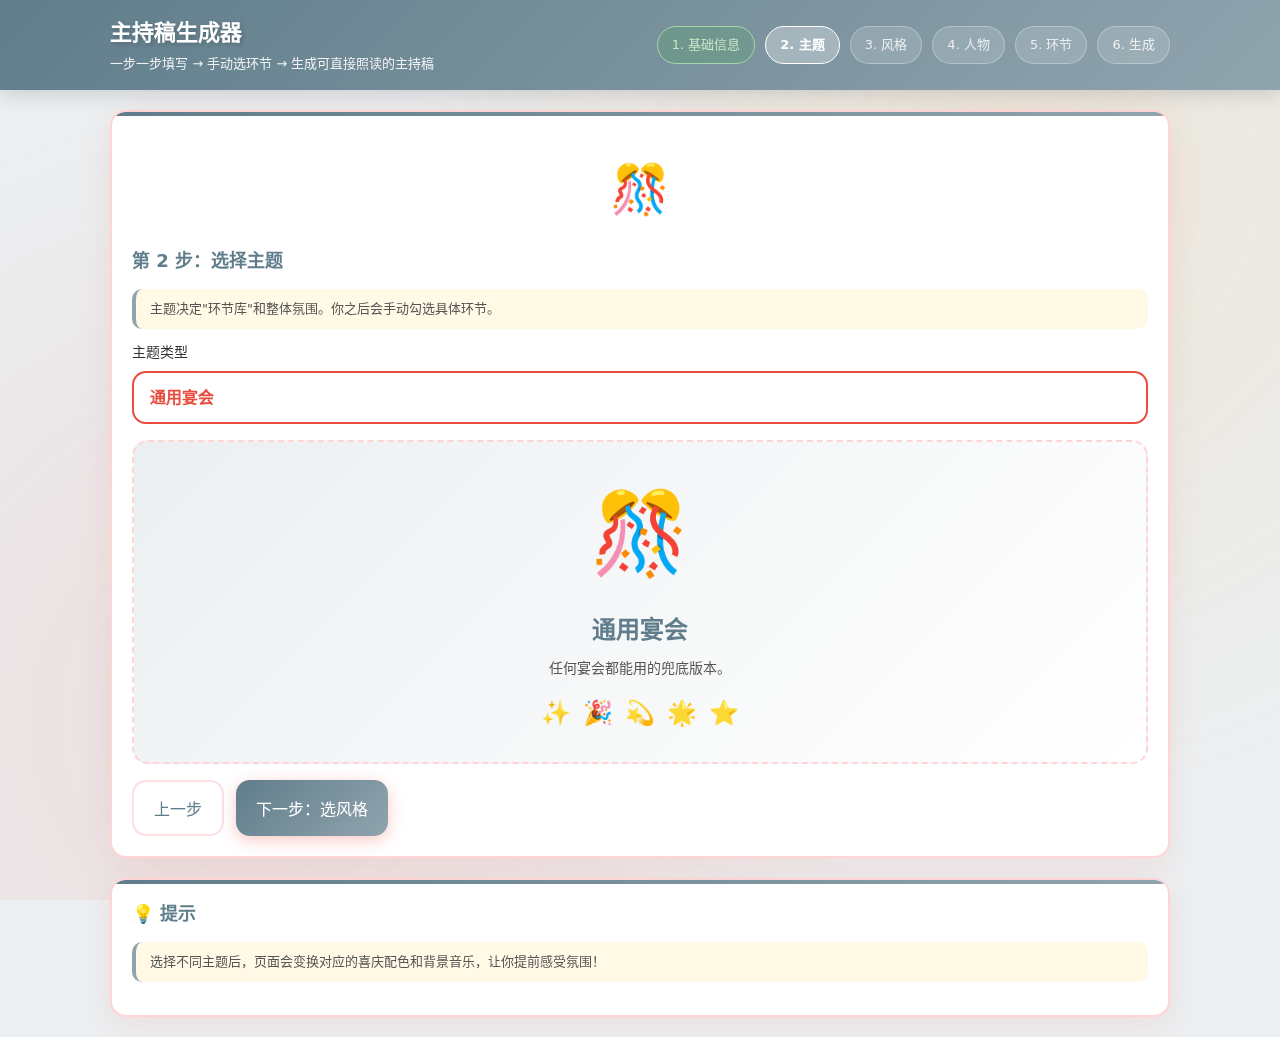
<file: mc-host-script/pages/step2-theme.html>
<!doctype html>
<html lang="zh-CN">
<head>
  <meta charset="utf-8" />
  <meta name="viewport" content="width=device-width,initial-scale=1" />
  <title>第2步-主题</title>
  <link rel="stylesheet" href="../assets/styles.css" />
  <style>
    .theme-preview {
      text-align: center;
      padding: 30px 20px;
      background: linear-gradient(135deg, var(--bg) 0%, #fff 100%);
      border-radius: 16px;
      margin: 16px 0;
      border: 2px dashed var(--border);
    }
    .theme-preview-icon {
      font-size: 80px;
      margin-bottom: 16px;
      animation: bounce 2s ease infinite;
    }
    .theme-preview-name {
      font-size: 24px;
      font-weight: bold;
      color: var(--primary);
      margin-bottom: 8px;
    }
    .theme-preview-desc {
      font-size: 14px;
      color: var(--muted);
      max-width: 400px;
      margin: 0 auto;
    }
    .theme-select-wrapper {
      position: relative;
      display: block;
    }
    .theme-select-wrapper::after {
      content: '▼';
      position: absolute;
      right: 16px;
      top: 50%;
      transform: translateY(-50%);
      color: var(--primary);
      pointer-events: none;
      font-size: 12px;
    }
    #theme {
      appearance: none;
      -webkit-appearance: none;
      -moz-appearance: none;
      width: 100%;
      padding: 16px 45px 16px 16px;
      font-size: 16px;
      font-weight: 600;
      color: var(--primary);
      background: #fff;
      border: 2px solid var(--primary);
      border-radius: 14px;
      cursor: pointer;
      outline: none;
    }
    #theme:focus {
      box-shadow: 0 0 0 4px rgba(231, 76, 60, 0.15);
    }
    #theme option {
      font-size: 16px;
      padding: 10px;
      color: #333;
    }
    .decoration-sample {
      display: flex;
      justify-content: center;
      gap: 12px;
      margin-top: 16px;
      font-size: 24px;
    }
  </style>
</head>
<body>
<header>
  <div class="header-inner">
    <div class="brand">
      <h1>主持稿生成器</h1>
      <div class="sub">一步一步填写 → 手动选环节 → 生成可直接照读的主持稿</div>
    </div>
    <div class="stepper" aria-label="步骤">
      <span class="step" data-step>1. 基础信息</span>
<span class="step" data-step>2. 主题</span>
<span class="step" data-step>3. 风格</span>
<span class="step" data-step>4. 人物</span>
<span class="step" data-step>5. 环节</span>
<span class="step" data-step>6. 生成</span>
    </div>
  </div>
</header>

<main>
  
<section class="card">
  <h2>第 2 步：选择主题</h2>
  <p class="hint">主题决定"环节库"和整体氛围。你之后会手动勾选具体环节。</p>

  <div style="margin-bottom: 16px;">
    <label for="theme">主题类型</label>
    <select id="theme" style="width: 100%; padding: 16px; border-radius: 14px; border: 2px solid #e74c3c; font-size: 16px; font-weight: 600; background: white; color: #e74c3c; z-index: 1000; min-height: 48px;">
      <option value="generic">通用宴会</option>
      <option value="wedding">婚礼</option>
      <option value="engagement">订婚宴</option>
      <option value="homecoming">回门宴</option>
      <option value="graduation">升学宴</option>
      <option value="thanks_teacher">谢师宴</option>
      <option value="baby100">百日宴/满月宴</option>
      <option value="birthday">生日宴</option>
      <option value="longevity">寿宴</option>
      <option value="housewarming">乔迁宴</option>
      <option value="annualparty">公司年会/庆功宴</option>
    </select>
  </div>

  <div class="theme-preview" id="themePreview">
    <div class="theme-preview-icon" id="previewIcon">🎊</div>
    <div class="theme-preview-name" id="previewName">通用宴会</div>
    <div class="theme-preview-desc" id="previewDesc">任何宴会都能用的兜底版本。</div>
    <div class="decoration-sample" id="decorationSample"></div>
  </div>

  <div class="actions">
    <button class="ghost" id="back">上一步</button>
    <button class="primary" id="next">下一步：选风格</button>
  </div>
</section>

<section class="card">
  <h2>💡 提示</h2>
  <p class="hint">选择不同主题后，页面会变换对应的喜庆配色和背景音乐，让你提前感受氛围！</p>
</section>

</main>

<script src="../assets/app.js"></script>
<script>
  setStepper(1);
  
// 使用 app.js 中的主题配置，不需要重复声明

(async () => {
  try {
    const st = getState();
    let themes;
    try {
      themes = await loadThemes();
    } catch (e) {
      console.error('加载主题列表失败:', e);
      themes = { themes: [] };
    }
    const sel = qs("#theme");
    if (!sel) {
      console.error('未找到主题选择框');
      return;
    }
    if (themes.themes && themes.themes.length > 0) {
      sel.innerHTML = themes.themes.map(t => `<option value="${t.id}">${t.name}</option>`).join("");
    } else {
      // 使用默认主题列表
      const defaultThemes = [
        { id: 'generic', name: '通用宴会' },
        { id: 'wedding', name: '婚礼' },
        { id: 'engagement', name: '订婚宴' },
        { id: 'homecoming', name: '回门宴' },
        { id: 'graduation', name: '升学宴' },
        { id: 'thanks_teacher', name: '谢师宴' },
        { id: 'baby100', name: '百日宴/满月宴' },
        { id: 'birthday', name: '生日宴' },
        { id: 'longevity', name: '寿宴' },
        { id: 'housewarming', name: '乔迁宴' },
        { id: 'annualparty', name: '公司年会/庆功宴' }
      ];
      sel.innerHTML = defaultThemes.map(t => `<option value="${t.id}">${t.name}</option>`).join("");
      themes.themes = defaultThemes;
    }

    const updatePreview = () => {
      try {
        const id = sel.value;
        const t = themes.themes.find(x => x.id === id);
        const config = THEME_CONFIG[id] || THEME_CONFIG.generic;
        
        // 更新预览
        const previewIcon = qs("#previewIcon");
        if (previewIcon) previewIcon.textContent = config.icon || '🎊';
        const previewName = qs("#previewName");
        if (previewName) previewName.textContent = t?.name || '';
        const previewDesc = qs("#previewDesc");
        if (previewDesc) previewDesc.textContent = t?.desc || '';
        
        // 更新装饰预览
        const decorationSample = qs("#decorationSample");
        if (decorationSample && config.decorations) {
          decorationSample.innerHTML = config.decorations
            .map(d => `<span>${d}</span>`)
            .join('');
        }
        
        // 应用主题到页面
        if (document.body) {
          document.body.setAttribute('data-theme', id);
        }
        
        // 重新启动飘落装饰
        if (config.decorations) {
          startFallingDecorations(config.decorations);
        }
        
        // 更新音乐
        createMusicPlayer(id);
      } catch (err) {
        console.error('更新主题预览失败:', err);
      }
    };

    sel.value = st.themeId || (themes.themes[0]?.id || 'generic');
    updatePreview();
    sel.addEventListener("change", updatePreview);

    const backBtn = qs("#back");
    if (backBtn) backBtn.addEventListener("click", () => go("step1-basic.html"));
    const nextBtn = qs("#next");
    if (nextBtn) nextBtn.addEventListener("click", () => {
      const id = sel.value;
      const t = themes.themes.find(x => x.id === id);
      setState({ themeId: id, themeName: t?.name || "" , selectedSegments: [] });
      go("step3-style.html");
    });
  } catch (error) {
    console.error('主题页面初始化失败:', error);
  }
})();
</script>
</body>
</html>
</file>
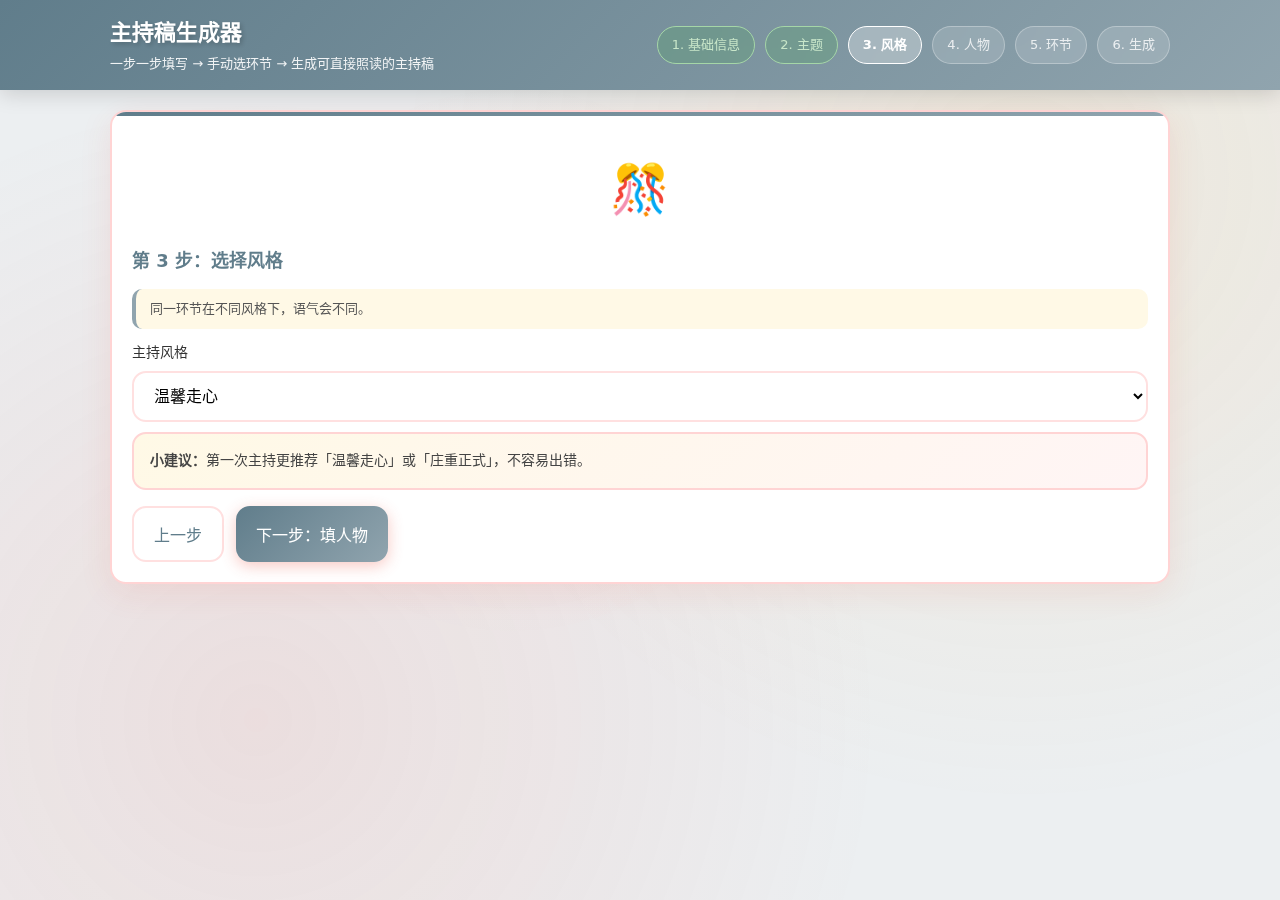
<file: mc-host-script/pages/step3-style.html>
<!doctype html>
<html lang="zh-CN">
<head>
  <meta charset="utf-8" />
  <meta name="viewport" content="width=device-width,initial-scale=1" />
  <title>第3步-风格</title>
  <link rel="stylesheet" href="../assets/styles.css" />
</head>
<body>
<header>
  <div class="header-inner">
    <div class="brand">
      <h1>主持稿生成器</h1>
      <div class="sub">一步一步填写 → 手动选环节 → 生成可直接照读的主持稿</div>
    </div>
    <div class="stepper" aria-label="步骤">
      <span class="step" data-step>1. 基础信息</span>
<span class="step" data-step>2. 主题</span>
<span class="step" data-step>3. 风格</span>
<span class="step" data-step>4. 人物</span>
<span class="step" data-step>5. 环节</span>
<span class="step" data-step>6. 生成</span>
    </div>
  </div>
</header>

<main>
  
<section class="card">
  <h2>第 3 步：选择风格</h2>
  <p class="hint">同一环节在不同风格下，语气会不同。</p>

  <label for="style">主持风格</label>
  <select id="style">
    <option value="warm">温馨走心</option>
    <option value="casual">轻松亲切</option>
    <option value="formal">庄重正式</option>
    <option value="festive">喜庆热闹</option>
  </select>

  <div class="notice" style="margin-top:10px">
    <b>小建议：</b>第一次主持更推荐「温馨走心」或「庄重正式」，不容易出错。
  </div>

  <div class="actions">
    <button class="ghost" id="back">上一步</button>
    <button class="primary" id="next">下一步：填人物</button>
  </div>
</section>

</main>

<script src="../assets/app.js"></script>
<script>
  setStepper(2);
  
// 应用当前主题样式
const st = getState();
if (st.themeId) {
  setPageTheme(st.themeId);
  showThemeIcon(st.themeId);
}

qs("#style").value = st.styleId || "warm";

qs("#back").addEventListener("click", () => go("step2-theme.html"));
qs("#next").addEventListener("click", () => {
  const styleId = qs("#style").value;
  const map = { warm:"温馨走心", casual:"轻松亲切", formal:"庄重正式", festive:"喜庆热闹" };
  setState({ styleId, styleName: map[styleId] || styleId });
  go("step4-people.html");
});

</script>
</body>
</html>
</file>
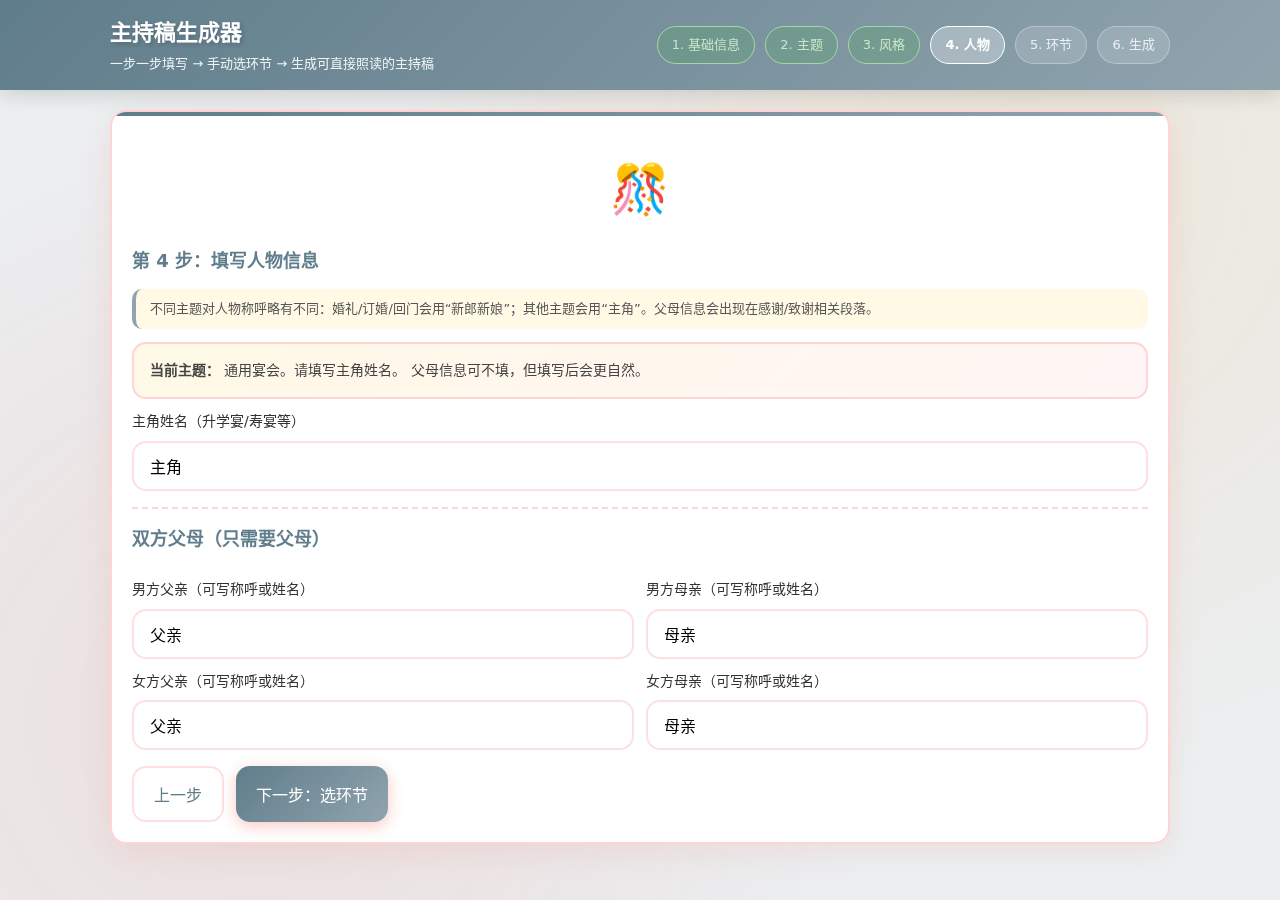
<file: mc-host-script/pages/step4-people.html>
<!doctype html>
<html lang="zh-CN">
<head>
  <meta charset="utf-8" />
  <meta name="viewport" content="width=device-width,initial-scale=1" />
  <title>第4步-人物</title>
  <link rel="stylesheet" href="../assets/styles.css" />
</head>
<body>
<header>
  <div class="header-inner">
    <div class="brand">
      <h1>主持稿生成器</h1>
      <div class="sub">一步一步填写 → 手动选环节 → 生成可直接照读的主持稿</div>
    </div>
    <div class="stepper" aria-label="步骤">
      <span class="step" data-step>1. 基础信息</span>
<span class="step" data-step>2. 主题</span>
<span class="step" data-step>3. 风格</span>
<span class="step" data-step>4. 人物</span>
<span class="step" data-step>5. 环节</span>
<span class="step" data-step>6. 生成</span>
    </div>
  </div>
</header>

<main>
  
<section class="card">
  <h2>第 4 步：填写人物信息</h2>
  <p class="hint">不同主题对人物称呼略有不同：婚礼/订婚/回门会用“新郎新娘”；其他主题会用“主角”。父母信息会出现在感谢/致谢相关段落。</p>

  <div class="notice" id="peopleTip">加载中…</div>

  <div id="coupleBox" style="display:none">
    <div class="row">
      <div>
        <label for="groom">新郎姓名</label>
        <input id="groom" placeholder="例如：张伟" />
      </div>
      <div>
        <label for="bride">新娘姓名</label>
        <input id="bride" placeholder="例如：李娜" />
      </div>
    </div>
  </div>

  <div id="mainBox" style="display:none">
    <label for="mainPerson">主角姓名（升学宴/寿宴等）</label>
    <input id="mainPerson" placeholder="例如：王同学 / 张爷爷" />
  </div>

  <hr class="sep" />

  <h2 style="margin-top:0">双方父母（只需要父母）</h2>

  <div class="row">
    <div>
      <label for="groomFather">男方父亲（可写称呼或姓名）</label>
      <input id="groomFather" placeholder="例如：张叔叔 / 张先生" />
    </div>
    <div>
      <label for="groomMother">男方母亲（可写称呼或姓名）</label>
      <input id="groomMother" placeholder="例如：王阿姨 / 王女士" />
    </div>
  </div>

  <div class="row">
    <div>
      <label for="brideFather">女方父亲（可写称呼或姓名）</label>
      <input id="brideFather" placeholder="例如：李叔叔 / 李先生" />
    </div>
    <div>
      <label for="brideMother">女方母亲（可写称呼或姓名）</label>
      <input id="brideMother" placeholder="例如：赵阿姨 / 赵女士" />
    </div>
  </div>

  <div class="actions">
    <button class="ghost" id="back">上一步</button>
    <button class="primary" id="next">下一步：选环节</button>
  </div>
</section>

</main>

<script src="../assets/app.js"></script>
<script>
  setStepper(3);
  
(async () => {
  const st = getState();
  if (!st.themeId) { alert("请先选择主题"); go("step2-theme.html"); return; }
  
  // 应用当前主题样式
  setPageTheme(st.themeId);
  showThemeIcon(st.themeId);

  const themes = await loadThemes();
  const theme = themes.themes.find(t => t.id === st.themeId);

  const coupleThemes = new Set(["wedding","engagement","homecoming"]);
  const isCouple = coupleThemes.has(st.themeId);

  qs("#coupleBox").style.display = isCouple ? "" : "none";
  qs("#mainBox").style.display = isCouple ? "none" : "";
  qs("#peopleTip").innerHTML = `<b>当前主题：</b> ${escapeHtml(theme?.name || "")}。${isCouple ? "请填写新郎新娘姓名。" : "请填写主角姓名。"} 父母信息可不填，但填写后会更自然。`;

  // fill values
  qs("#groom").value = st.groom || "新郎";
  qs("#bride").value = st.bride || "新娘";
  qs("#mainPerson").value = st.mainPerson || "主角";
  qs("#groomFather").value = st.groomFather || "父亲";
  qs("#groomMother").value = st.groomMother || "母亲";
  qs("#brideFather").value = st.brideFather || "父亲";
  qs("#brideMother").value = st.brideMother || "母亲";

  qs("#back").addEventListener("click", () => go("step3-style.html"));
  qs("#next").addEventListener("click", () => {
    const patch = {
      groom: qs("#groom").value.trim(),
      bride: qs("#bride").value.trim(),
      mainPerson: qs("#mainPerson").value.trim(),
      groomFather: qs("#groomFather").value.trim(),
      groomMother: qs("#groomMother").value.trim(),
      brideFather: qs("#brideFather").value.trim(),
      brideMother: qs("#brideMother").value.trim(),
    };
    // Required: couple needs groom+bride; non-couple needs mainPerson
    if (isCouple) {
      if (!patch.groom || !patch.bride) { alert("请填写新郎姓名和新娘姓名"); return; }
    } else {
      if (!patch.mainPerson) { alert("请填写主角姓名"); return; }
    }
    setState(patch);
    go("step5-segments.html");
  });
})();

</script>
</body>
</html>
</file>
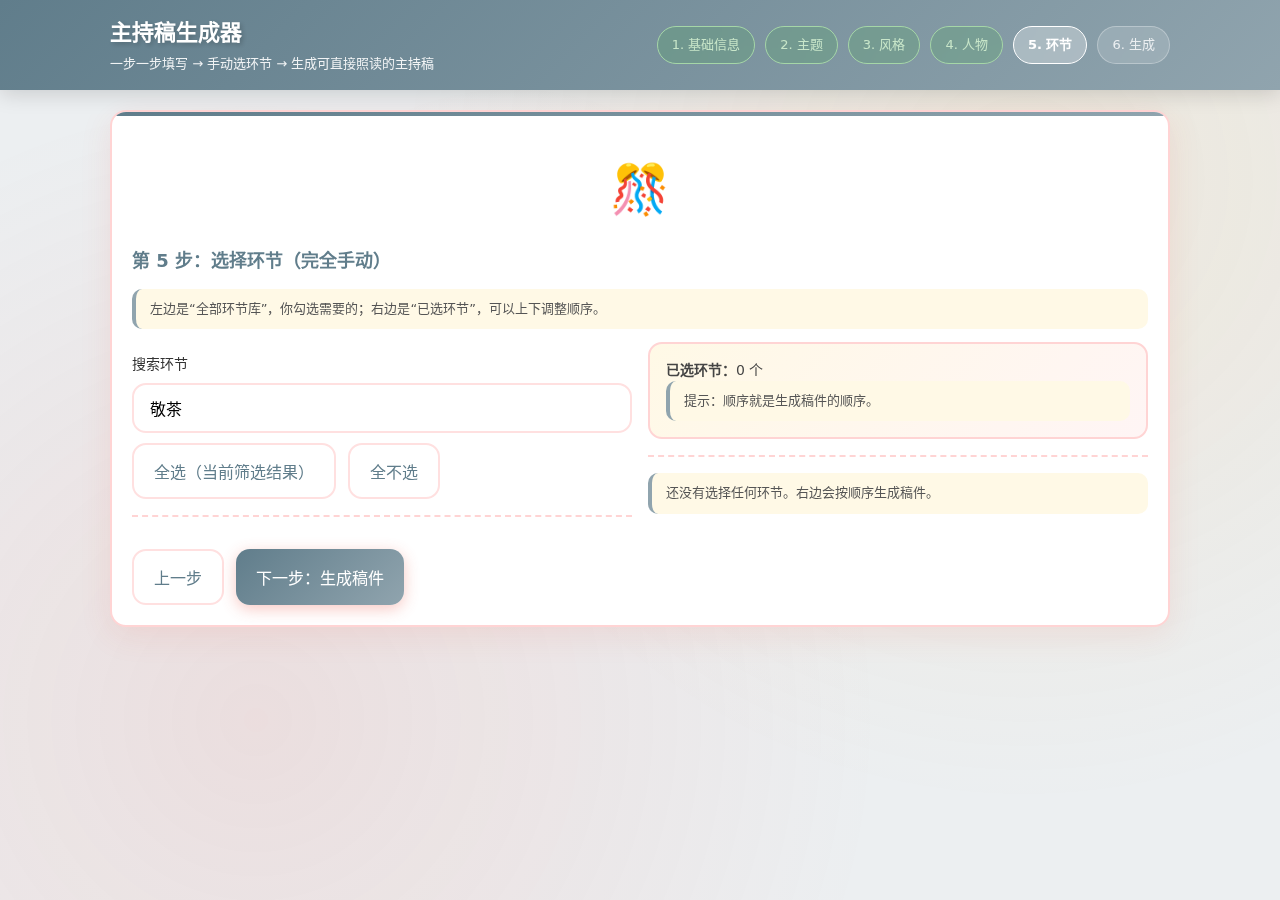
<file: mc-host-script/pages/step5-segments.html>
<!doctype html>
<html lang="zh-CN">
<head>
  <meta charset="utf-8" />
  <meta name="viewport" content="width=device-width,initial-scale=1" />
  <title>第5步-环节</title>
  <link rel="stylesheet" href="../assets/styles.css" />
</head>
<body>
<header>
  <div class="header-inner">
    <div class="brand">
      <h1>主持稿生成器</h1>
      <div class="sub">一步一步填写 → 手动选环节 → 生成可直接照读的主持稿</div>
    </div>
    <div class="stepper" aria-label="步骤">
      <span class="step" data-step>1. 基础信息</span>
<span class="step" data-step>2. 主题</span>
<span class="step" data-step>3. 风格</span>
<span class="step" data-step>4. 人物</span>
<span class="step" data-step>5. 环节</span>
<span class="step" data-step>6. 生成</span>
    </div>
  </div>
</header>

<main>
  
<section class="card">
  <h2>第 5 步：选择环节（完全手动）</h2>
  <p class="hint">左边是“全部环节库”，你勾选需要的；右边是“已选环节”，可以上下调整顺序。</p>

  <div class="twoCol">
    <div>
      <label for="search">搜索环节</label>
      <input id="search" placeholder="输入关键词，例如：敬茶 / 祝酒 / 发言" />
      <div class="actions" style="margin-top:10px">
        <button class="ghost" id="selectAll">全选（当前筛选结果）</button>
        <button class="ghost" id="selectNone">全不选</button>
      </div>
      <hr class="sep" />
      <div id="allSegments" class="list"></div>
    </div>

    <div>
      <div class="notice">
        <b>已选环节：</b><span id="selectedCount">0</span> 个
        <div class="hint">提示：顺序就是生成稿件的顺序。</div>
      </div>
      <hr class="sep" />
      <div id="selectedSegments" class="list"></div>
    </div>
  </div>

  <div class="actions">
    <button class="ghost" id="back">上一步</button>
    <button class="primary" id="next">下一步：生成稿件</button>
  </div>
</section>

</main>

<script src="../assets/app.js"></script>
<script>
  setStepper(4);
  
(async () => {
  const st = getState();
  if (!st.themeId) { alert("请先选择主题"); go("step2-theme.html"); return; }
  
  // 应用当前主题样式
  setPageTheme(st.themeId);
  showThemeIcon(st.themeId);
  
  const themeData = await loadThemeSegments(st.themeId);

  const allBox = qs("#allSegments");
  const selBox = qs("#selectedSegments");
  const search = qs("#search");
  
  // 设置搜索框默认值
  search.value = "敬茶";

  // state.selectedSegments is ordered array of ids
  let selected = Array.isArray(st.selectedSegments) ? [...st.selectedSegments] : [];

  const segs = themeData.segments; // {id,title,group,explain,hostLines...}
  const groupOrder = themeData.groupOrder || [];
  const groupRank = new Map(groupOrder.map((g,i)=>[g,i]));
  const sortedAll = [...segs].sort((a,b)=>{
    const ra = groupRank.has(a.group) ? groupRank.get(a.group) : 999;
    const rb = groupRank.has(b.group) ? groupRank.get(b.group) : 999;
    if (ra !== rb) return ra - rb;
    return a.title.localeCompare(b.title, "zh");
  });

  function isChecked(id){ return selected.includes(id); }

  function renderSelected() {
    qs("#selectedCount").textContent = String(selected.length);
    selBox.innerHTML = "";
    if (!selected.length) {
      selBox.innerHTML = `<div class="hint">还没有选择任何环节。右边会按顺序生成稿件。</div>`;
      return;
    }
    selected.forEach((id, idx) => {
      const s = segs.find(x=>x.id===id);
      if (!s) return;
      const div = document.createElement("div");
      div.className = "item";
      div.innerHTML = `
        <div class="item-top">
          <div>
            <div class="item-title">${escapeHtml(s.title)}</div>
            <div class="hint"><span class="badge">${escapeHtml(s.group)}</span></div>
          </div>
          <div class="small-actions">
            <button class="ghost" data-act="up" ${idx===0?'disabled':''}>上移</button>
            <button class="ghost" data-act="down" ${idx===selected.length-1?'disabled':''}>下移</button>
            <button class="danger" data-act="remove">移除</button>
          </div>
        </div>
      `;
      div.querySelectorAll("button").forEach(btn=>{
        btn.addEventListener("click", ()=>{
          const act = btn.getAttribute("data-act");
          if (act === "remove") {
            selected = selected.filter(x=>x!==id);
            renderAll();
            renderSelected();
          } else if (act === "up" && idx>0) {
            const tmp = selected[idx-1]; selected[idx-1] = selected[idx]; selected[idx] = tmp;
            renderSelected();
          } else if (act === "down" && idx<selected.length-1) {
            const tmp = selected[idx+1]; selected[idx+1] = selected[idx]; selected[idx] = tmp;
            renderSelected();
          }
        });
      });
      selBox.appendChild(div);
    });
  }

  function renderAll() {
    const q = (search.value || "").trim();
    const filtered = !q ? sortedAll : sortedAll.filter(s =>
      (s.title + " " + s.group).includes(q)
    );

    // group headers
    const byGroup = new Map();
    filtered.forEach(s => {
      if (!byGroup.has(s.group)) byGroup.set(s.group, []);
      byGroup.get(s.group).push(s);
    });

    const groups = Array.from(byGroup.keys()).sort((a,b)=>{
      const ra = groupRank.has(a) ? groupRank.get(a) : 999;
      const rb = groupRank.has(b) ? groupRank.get(b) : 999;
      if (ra !== rb) return ra - rb;
      return a.localeCompare(b, "zh");
    });

    allBox.innerHTML = "";
    groups.forEach(g => {
      const head = document.createElement("div");
      head.className = "notice";
      head.style.margin = "0 0 8px 0";
      head.innerHTML = `<b>${escapeHtml(g)}</b>（${byGroup.get(g).length}）`;
      allBox.appendChild(head);

      byGroup.get(g).forEach(s => {
        const div = document.createElement("div");
        div.className = "item";
        const checked = isChecked(s.id) ? "checked" : "";
        div.innerHTML = `
          <div class="item-top">
            <div style="display:flex; gap:10px; align-items:flex-start">
              <input type="checkbox" data-id="${escapeHtml(s.id)}" ${checked} style="transform:scale(1.25); margin-top:2px" />
              <div>
                <div class="item-title">${escapeHtml(s.title)}</div>
                <div class="hint">${escapeHtml(chooseText(s.explain, st.styleId || "warm").slice(0, 42))}…</div>
              </div>
            </div>
            <span class="badge">${escapeHtml(s.group)}</span>
          </div>
        `;
        const cb = div.querySelector("input[type=checkbox]");
        cb.addEventListener("change", () => {
          if (cb.checked) {
            if (!selected.includes(s.id)) selected.push(s.id);
          } else {
            selected = selected.filter(x => x !== s.id);
          }
          renderSelected();
        });
        allBox.appendChild(div);
      });
    });
  }

  search.addEventListener("input", renderAll);

  qs("#selectAll").addEventListener("click", () => {
    const q = (search.value || "").trim();
    const filtered = !q ? sortedAll : sortedAll.filter(s => (s.title + " " + s.group).includes(q));
    filtered.forEach(s => { if (!selected.includes(s.id)) selected.push(s.id); });
    renderAll(); renderSelected();
  });

  qs("#selectNone").addEventListener("click", () => {
    if (!confirm("确定全部取消勾选吗？")) return;
    selected = [];
    renderAll(); renderSelected();
  });

  qs("#back").addEventListener("click", ()=> go("step4-people.html"));
  qs("#next").addEventListener("click", ()=> {
    if (!selected.length) { alert("请至少选择一个环节"); return; }
    setState({ selectedSegments: selected });
    go("step6-result.html");
  });

  renderAll();
  renderSelected();
})();

</script>
</body>
</html>
</file>
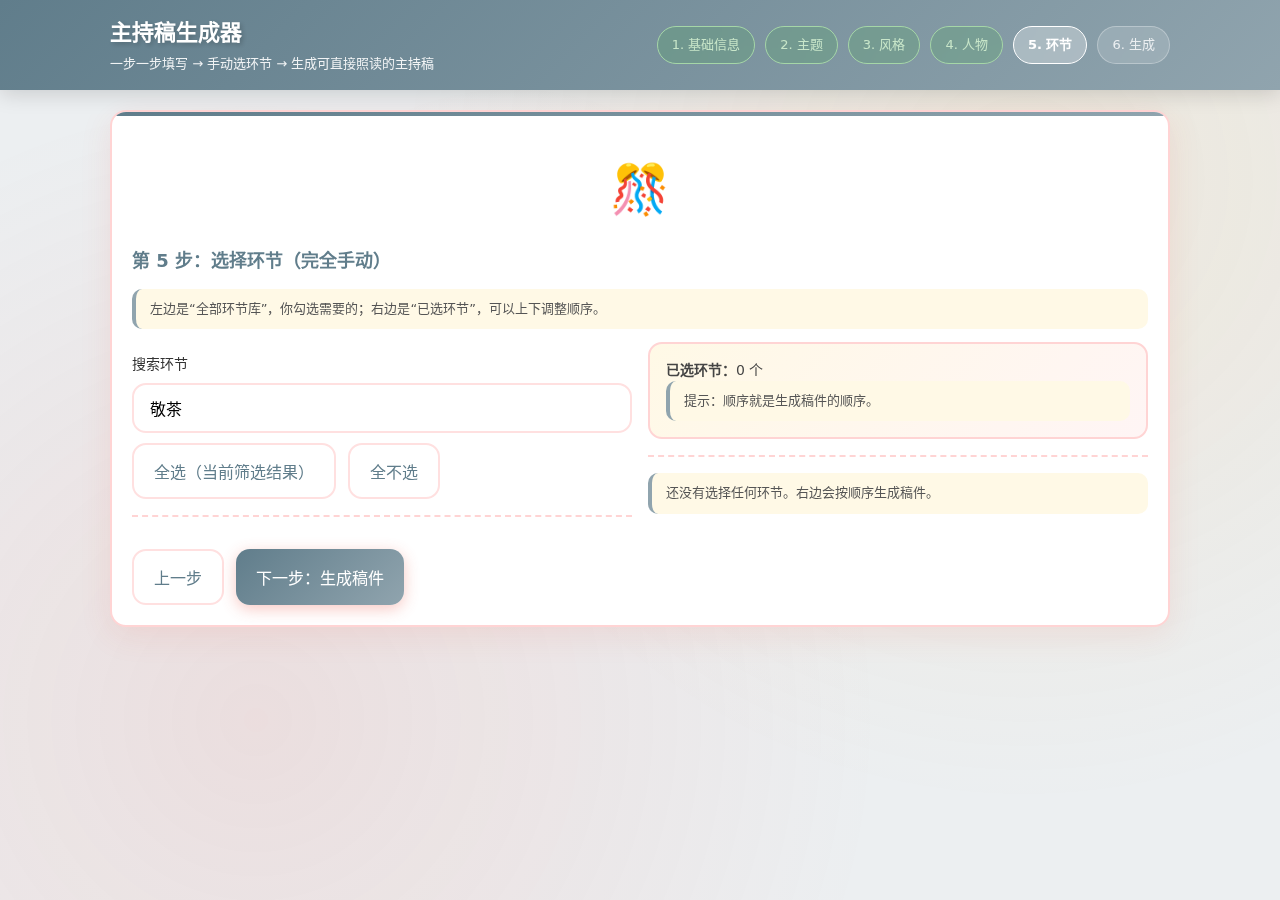
<file: mc-host-script/pages/step6-result.html>
<!doctype html>
<html lang="zh-CN">
<head>
  <meta charset="utf-8" />
  <meta name="viewport" content="width=device-width,initial-scale=1" />
  <title>第6步-生成</title>
  <link rel="stylesheet" href="../assets/styles.css" />
</head>
<body>
<header>
  <div class="header-inner">
    <div class="brand">
      <h1>主持稿生成器</h1>
      <div class="sub">一步一步填写 → 手动选环节 → 生成可直接照读的主持稿</div>
    </div>
    <div class="stepper" aria-label="步骤">
      <span class="step" data-step>1. 基础信息</span>
<span class="step" data-step>2. 主题</span>
<span class="step" data-step>3. 风格</span>
<span class="step" data-step>4. 人物</span>
<span class="step" data-step>5. 环节</span>
<span class="step" data-step>6. 生成</span>
    </div>
  </div>
</header>

<main>
  
<section class="card">
  <h2>第 6 步：生成结果</h2>
  <p class="hint">这是可直接照读的完整主持稿。你可以复制、打印，或下载 txt。</p>

  <div class="actions">
    <button class="ghost" id="back">上一步</button>
    <button class="ghost" id="copy">复制全文</button>
    <button class="ghost" id="download">下载 TXT</button>
    <button class="ghost" id="print">打印 / 导出 PDF</button>
    <button class="danger" id="reset" onclick="if(confirm('确定清空并重新开始吗？')){resetState();window.location.href='step1-basic.html';}">重新开始</button>
  </div>

  <hr class="sep" />

  <div class="article-wrap" id="article">生成中…</div>

  <hr class="sep" />
  <div class="hint">小技巧：现场只要照着【主持台词】读就行；紧张时先读目录，再按段落推进。</div>
</section>

</main>

<script src="../assets/app.js"></script>
<script>
  // 等待DOM完全加载后再执行
  document.addEventListener('DOMContentLoaded', function() {
    setStepper(5);
    
    const backBtn = document.getElementById("back");
    const printBtn = document.getElementById("print");
    
    if (backBtn) backBtn.onclick = () => go("step5-segments.html");
    if (printBtn) printBtn.onclick = () => window.print();
  });
  
(async () => {
  try {
    const st = getState();
    console.log("当前状态:", st);
    
    if (!st.themeId) { alert("请先选择主题"); go("step2-theme.html"); return; }
    if (!st.selectedSegments || !st.selectedSegments.length) { alert("请先选择环节"); go("step5-segments.html"); return; }
    
    // 应用当前主题样式并播放庆祝动画
    try {
      setPageTheme(st.themeId);
      showThemeIcon(st.themeId);
      showCelebration();
    } catch (e) {
      console.error("主题应用错误:", e);
    }

    console.log("加载主题:", st.themeId);
    const themeData = await loadThemeSegments(st.themeId);
    console.log("主题数据:", themeData);
    
    if (!themeData || !themeData.segments) {
      throw new Error("主题数据格式错误: 缺少segments");
    }
    
    const articleHtml = buildResultHtml(themeData, st);
    document.getElementById("article").innerHTML = articleHtml;

    const fullText = buildResultText(themeData, st);
    
    // 绑定按钮事件
    const copyBtn = document.getElementById("copy");
    const downloadBtn = document.getElementById("download");
    
    if (copyBtn) {
      copyBtn.onclick = async () => {
        const ok = await copyText(fullText);
        alert(ok ? "已复制到剪贴板 ✅" : "复制失败：你可以手动全选复制");
      };
    }
    
    if (downloadBtn) {
      downloadBtn.onclick = () => {
        const name = (st.themeName || "主持稿").replace(/[\\/:*?"<>|]/g,"_");
        downloadText(`${name}.txt`, fullText);
      };
    }
  } catch (err) {
    console.error("生成稿件失败:", err);
    document.getElementById("article").innerHTML = `<div style="color:red;padding:20px;">生成稿件失败: ${escapeHtml(err.message)}<br>请检查控制台获取详细信息。</div>`;
  }
})();

</script>
</body>
</html>
</file>
<file: assets/styles.css>
:root{
  --bg:#fff5f5; --card:#ffffff; --text:#111; --muted:#555;
  --border:#ffd4d4; --primary:#e74c3c; --primaryText:#fff;
  --accent:#f39c12; --secondary:#c0392b;
  --radius:16px;
  --font: system-ui, -apple-system, Segoe UI, Roboto, "PingFang SC","Microsoft YaHei", Arial, sans-serif;
}

/* 主题配色方案 */
[data-theme="wedding"] { --primary:#e74c3c; --accent:#f39c12; --bg:#fff5f5; }
[data-theme="engagement"] { --primary:#e91e63; --accent:#ff9800; --bg:#fce4ec; }
[data-theme="homecoming"] { --primary:#9c27b0; --accent:#ff5722; --bg:#f3e5f5; }
[data-theme="graduation"] { --primary:#2196f3; --accent:#ff9800; --bg:#e3f2fd; }
[data-theme="thanks_teacher"] { --primary:#4caf50; --accent:#ff9800; --bg:#e8f5e9; }
[data-theme="baby100"] { --primary:#ff69b4; --accent:#87ceeb; --bg:#fff0f5; }
[data-theme="birthday"] { --primary:#ff6b6b; --accent:#ffd93d; --bg:#fff9e6; }
[data-theme="longevity"] { --primary:#d4a574; --accent:#c9b037; --bg:#faf0e6; }
[data-theme="housewarming"] { --primary:#ff7043; --accent:#66bb6a; --bg:#fff3e0; }
[data-theme="annualparty"] { --primary:#673ab7; --accent:#00bcd4; --bg:#ede7f6; }
[data-theme="generic"] { --primary:#607d8b; --accent:#90a4ae; --bg:#eceff1; }

* { box-sizing: border-box; }

/* 动态背景 */
body {
  margin: 0;
  font-family: var(--font);
  background: var(--bg);
  color: var(--text);
  line-height: 1.55;
  min-height: 100vh;
  position: relative;
  overflow-x: hidden;
}

/* 飘落装饰动画 */
.falling-decoration {
  position: fixed;
  top: -50px;
  pointer-events: none;
  z-index: 1;
  animation: fall linear infinite;
  opacity: 0.6;
  font-size: 20px;
}

@keyframes fall {
  0% { transform: translateY(-50px) rotate(0deg); opacity: 0; }
  10% { opacity: 0.8; }
  90% { opacity: 0.8; }
  100% { transform: translateY(100vh) rotate(360deg); opacity: 0; }
}

/* 喜庆背景图案 */
body::before {
  content: '';
  position: fixed;
  top: 0;
  left: 0;
  right: 0;
  bottom: 0;
  background-image: 
    radial-gradient(circle at 20% 80%, rgba(231, 76, 60, 0.1) 0%, transparent 50%),
    radial-gradient(circle at 80% 20%, rgba(243, 156, 18, 0.1) 0%, transparent 50%),
    radial-gradient(circle at 40% 40%, rgba(231, 76, 60, 0.05) 0%, transparent 30%);
  pointer-events: none;
  z-index: 0;
}

header {
  position: sticky;
  top: 0;
  z-index: 100;
  background: linear-gradient(135deg, var(--primary) 0%, var(--accent) 100%);
  border-bottom: none;
  box-shadow: 0 4px 20px rgba(0,0,0,.15);
}

.header-inner {
  max-width: 1100px;
  margin: 0 auto;
  padding: 16px 20px;
  display: flex;
  gap: 12px;
  align-items: center;
  justify-content: space-between;
}

.brand { display: flex; flex-direction: column; gap: 4px; }
.brand h1 { 
  margin: 0; 
  font-size: 22px; 
  color: #fff;
  text-shadow: 2px 2px 4px rgba(0,0,0,0.2);
}
.brand .sub { 
  font-size: 13px; 
  color: rgba(255,255,255,0.9);
}

main {
  max-width: 1100px;
  margin: 0 auto;
  padding: 20px;
  display: grid;
  gap: 20px;
  position: relative;
  z-index: 2;
}

.card {
  background: var(--card);
  border: 2px solid var(--border);
  border-radius: var(--radius);
  padding: 20px;
  box-shadow: 0 8px 32px rgba(231, 76, 60, 0.1);
  position: relative;
  overflow: hidden;
}

.card::before {
  content: '';
  position: absolute;
  top: 0;
  left: 0;
  right: 0;
  height: 4px;
  background: linear-gradient(90deg, var(--primary), var(--accent));
}

.card h2 {
  margin: 0 0 14px;
  font-size: 18px;
  color: var(--primary);
}

/* 主题图片样式 */
.theme-hero {
  width: 100%;
  height: 200px;
  border-radius: var(--radius);
  object-fit: cover;
  margin-bottom: 16px;
  box-shadow: 0 4px 16px rgba(0,0,0,0.1);
}

.theme-icon {
  font-size: 48px;
  text-align: center;
  margin: 20px 0;
  animation: bounce 2s ease infinite;
}

@keyframes bounce {
  0%, 100% { transform: translateY(0); }
  50% { transform: translateY(-10px); }
}

.row { display: grid; grid-template-columns: 1fr 1fr; gap: 12px; }
.row3 { display: grid; grid-template-columns: 1fr 1fr 1fr; gap: 12px; }
@media(max-width:840px){.row,.row3{grid-template-columns:1fr}}

label {
  display: block;
  font-size: 14px;
  color: #333;
  margin: 12px 0 8px;
  font-weight: 500;
}

input, select, textarea {
  width: 100%;
  padding: 14px 16px;
  border-radius: 14px;
  border: 2px solid #ffe0e0;
  font-size: 16px;
  background: #fff;
  outline: none;
  transition: all 0.3s ease;
}

input:focus, select:focus, textarea:focus {
  border-color: var(--primary);
  box-shadow: 0 0 0 4px rgba(231, 76, 60, 0.1);
}

textarea { min-height: 100px; resize: vertical; }

.hint { 
  font-size: 13px; 
  color: var(--muted);
  background: #fff9e6;
  padding: 10px 14px;
  border-radius: 10px;
  border-left: 4px solid var(--accent);
}

.actions { display: flex; gap: 12px; flex-wrap: wrap; margin-top: 16px; }

button {
  border: 0;
  border-radius: 14px;
  padding: 14px 20px;
  font-size: 16px;
  cursor: pointer;
  transition: all 0.3s ease;
  font-weight: 500;
}

button:hover {
  transform: translateY(-2px);
  box-shadow: 0 6px 20px rgba(0,0,0,0.15);
}

button.primary {
  background: linear-gradient(135deg, var(--primary) 0%, var(--accent) 100%);
  color: var(--primaryText);
  box-shadow: 0 4px 15px rgba(231, 76, 60, 0.3);
}

button.ghost {
  background: #fff;
  border: 2px solid #ffe0e0;
  color: var(--primary);
}

button.ghost:hover {
  background: #fff5f5;
  border-color: var(--primary);
}

button.danger {
  background: #fff5f5;
  border: 2px solid #ffcdd2;
  color: #c62828;
}

.stepper {
  display: flex;
  gap: 10px;
  flex-wrap: wrap;
  align-items: center;
}

.step {
  font-size: 13px;
  color: rgba(255,255,255,0.8);
  padding: 8px 14px;
  border: 1px solid rgba(255,255,255,0.3);
  border-radius: 999px;
  background: rgba(255,255,255,0.15);
  backdrop-filter: blur(10px);
}

.step.active {
  color: #fff;
  border-color: #fff;
  background: rgba(255,255,255,0.3);
  font-weight: 600;
}

.step.done {
  color: #c8e6c9;
  border-color: #a5d6a7;
  background: rgba(76, 175, 80, 0.2);
}

.twoCol { display: grid; grid-template-columns: 1fr 1fr; gap: 16px; }
@media(max-width:980px){.twoCol{grid-template-columns:1fr}}

.list { display: flex; flex-direction: column; gap: 12px; }

.item {
  border: 2px solid var(--border);
  border-radius: 14px;
  padding: 16px;
  background: #fff;
  transition: all 0.3s ease;
}

.item:hover {
  border-color: var(--primary);
  box-shadow: 0 4px 20px rgba(231, 76, 60, 0.1);
}

.item-top { display: flex; gap: 12px; align-items: flex-start; justify-content: space-between; }
.item-title { font-weight: 700; color: var(--primary); }

.badge {
  font-size: 12px;
  color: var(--primary);
  background: #fff5f5;
  border: 1px solid var(--border);
  padding: 6px 12px;
  border-radius: 999px;
  font-weight: 500;
}

.small-actions { display: flex; gap: 10px; flex-wrap: wrap; }
.small-actions button { padding: 10px 14px; font-size: 14px; border-radius: 12px; }

.kbd {
  font-family: ui-monospace, SFMono-Regular, Menlo, Monaco, Consolas, "Liberation Mono", "Courier New", monospace;
  font-size: 12px;
  background: #f8f9fa;
  border: 1px solid var(--border);
  padding: 4px 8px;
  border-radius: 8px;
}

hr.sep {
  border: none;
  border-top: 2px dashed var(--border);
  margin: 16px 0;
}

.article-wrap {
  max-height: 72vh;
  overflow: auto;
  border: 2px solid var(--border);
  border-radius: var(--radius);
  padding: 20px;
  background: #fff;
}

article h2 { margin: 0 0 12px; color: var(--primary); }
article h3 { margin: 20px 0 12px; color: var(--secondary, var(--primary)); }
article .toc a {
  display: block;
  text-decoration: none;
  color: #333;
  padding: 10px 14px;
  border-radius: 12px;
  transition: all 0.2s ease;
}
article .toc a:hover {
  background: linear-gradient(135deg, #fff5f5 0%, #fff9e6 100%);
  color: var(--primary);
}

.mono {
  white-space: pre-wrap;
  word-break: break-word;
  font-family: ui-monospace, SFMono-Regular, Menlo, Monaco, Consolas, "Liberation Mono", "Courier New", monospace;
  font-size: 13px;
  background: #fafafa;
  padding: 16px;
  border-radius: 12px;
  border: 1px solid #eee;
}

.notice {
  font-size: 14px;
  color: #444;
  background: linear-gradient(135deg, #fff9e6 0%, #fff5f5 100%);
  border: 2px solid var(--border);
  padding: 16px;
  border-radius: 14px;
}

/* 庆祝动画 */
.celebration {
  position: fixed;
  top: 50%;
  left: 50%;
  font-size: 60px;
  pointer-events: none;
  z-index: 10000;
  animation: celebrate 1s ease-out forwards;
}

@keyframes celebrate {
  0% { transform: translate(-50%, -50%) scale(0) rotate(0deg); opacity: 0; }
  50% { transform: translate(-50%, -50%) scale(1.2) rotate(180deg); opacity: 1; }
  100% { transform: translate(-50%, -50%) scale(1) rotate(360deg); opacity: 0; }
}

/* 响应式优化 */
@media (max-width: 600px) {
  .brand h1 { font-size: 18px; }
  .stepper { gap: 6px; }
  .step { font-size: 11px; padding: 6px 10px; }
}
</file>
<file: mc-host-script/assets/styles.css>
:root{
  --bg:#fff5f5; --card:#ffffff; --text:#111; --muted:#555;
  --border:#ffd4d4; --primary:#e74c3c; --primaryText:#fff;
  --accent:#f39c12; --secondary:#c0392b;
  --radius:16px;
  --font: system-ui, -apple-system, Segoe UI, Roboto, "PingFang SC","Microsoft YaHei", Arial, sans-serif;
}

/* 主题配色方案 */
[data-theme="wedding"] { --primary:#e74c3c; --accent:#f39c12; --bg:#fff5f5; }
[data-theme="engagement"] { --primary:#e91e63; --accent:#ff9800; --bg:#fce4ec; }
[data-theme="homecoming"] { --primary:#9c27b0; --accent:#ff5722; --bg:#f3e5f5; }
[data-theme="graduation"] { --primary:#2196f3; --accent:#ff9800; --bg:#e3f2fd; }
[data-theme="thanks_teacher"] { --primary:#4caf50; --accent:#ff9800; --bg:#e8f5e9; }
[data-theme="baby100"] { --primary:#ff69b4; --accent:#87ceeb; --bg:#fff0f5; }
[data-theme="birthday"] { --primary:#ff6b6b; --accent:#ffd93d; --bg:#fff9e6; }
[data-theme="longevity"] { --primary:#d4a574; --accent:#c9b037; --bg:#faf0e6; }
[data-theme="housewarming"] { --primary:#ff7043; --accent:#66bb6a; --bg:#fff3e0; }
[data-theme="annualparty"] { --primary:#673ab7; --accent:#00bcd4; --bg:#ede7f6; }
[data-theme="generic"] { --primary:#607d8b; --accent:#90a4ae; --bg:#eceff1; }

* { box-sizing: border-box; }

/* 动态背景 */
body {
  margin: 0;
  font-family: var(--font);
  background: var(--bg);
  color: var(--text);
  line-height: 1.55;
  min-height: 100vh;
  position: relative;
  overflow-x: hidden;
}

/* 飘落装饰动画 */
.falling-decoration {
  position: fixed;
  top: -50px;
  pointer-events: none;
  z-index: 1;
  animation: fall linear infinite;
  opacity: 0.6;
  font-size: 20px;
}

@keyframes fall {
  0% { transform: translateY(-50px) rotate(0deg); opacity: 0; }
  10% { opacity: 0.8; }
  90% { opacity: 0.8; }
  100% { transform: translateY(100vh) rotate(360deg); opacity: 0; }
}

/* 喜庆背景图案 */
body::before {
  content: '';
  position: fixed;
  top: 0;
  left: 0;
  right: 0;
  bottom: 0;
  background-image: 
    radial-gradient(circle at 20% 80%, rgba(231, 76, 60, 0.1) 0%, transparent 50%),
    radial-gradient(circle at 80% 20%, rgba(243, 156, 18, 0.1) 0%, transparent 50%),
    radial-gradient(circle at 40% 40%, rgba(231, 76, 60, 0.05) 0%, transparent 30%);
  pointer-events: none;
  z-index: 0;
}

header {
  position: sticky;
  top: 0;
  z-index: 100;
  background: linear-gradient(135deg, var(--primary) 0%, var(--accent) 100%);
  border-bottom: none;
  box-shadow: 0 4px 20px rgba(0,0,0,.15);
}

.header-inner {
  max-width: 1100px;
  margin: 0 auto;
  padding: 16px 20px;
  display: flex;
  gap: 12px;
  align-items: center;
  justify-content: space-between;
}

.brand { display: flex; flex-direction: column; gap: 4px; }
.brand h1 { 
  margin: 0; 
  font-size: 22px; 
  color: #fff;
  text-shadow: 2px 2px 4px rgba(0,0,0,0.2);
}
.brand .sub { 
  font-size: 13px; 
  color: rgba(255,255,255,0.9);
}

main {
  max-width: 1100px;
  margin: 0 auto;
  padding: 20px;
  display: grid;
  gap: 20px;
  position: relative;
  z-index: 2;
}

.card {
  background: var(--card);
  border: 2px solid var(--border);
  border-radius: var(--radius);
  padding: 20px;
  box-shadow: 0 8px 32px rgba(231, 76, 60, 0.1);
  position: relative;
  overflow: hidden;
}

.card::before {
  content: '';
  position: absolute;
  top: 0;
  left: 0;
  right: 0;
  height: 4px;
  background: linear-gradient(90deg, var(--primary), var(--accent));
}

.card h2 {
  margin: 0 0 14px;
  font-size: 18px;
  color: var(--primary);
}

/* 主题图片样式 */
.theme-hero {
  width: 100%;
  height: 200px;
  border-radius: var(--radius);
  object-fit: cover;
  margin-bottom: 16px;
  box-shadow: 0 4px 16px rgba(0,0,0,0.1);
}

.theme-icon {
  font-size: 48px;
  text-align: center;
  margin: 20px 0;
  animation: bounce 2s ease infinite;
}

@keyframes bounce {
  0%, 100% { transform: translateY(0); }
  50% { transform: translateY(-10px); }
}

.row { display: grid; grid-template-columns: 1fr 1fr; gap: 12px; }
.row3 { display: grid; grid-template-columns: 1fr 1fr 1fr; gap: 12px; }
@media(max-width:840px){.row,.row3{grid-template-columns:1fr}}

label {
  display: block;
  font-size: 14px;
  color: #333;
  margin: 12px 0 8px;
  font-weight: 500;
}

input, select, textarea {
  width: 100%;
  padding: 14px 16px;
  border-radius: 14px;
  border: 2px solid #ffe0e0;
  font-size: 16px;
  background: #fff;
  outline: none;
  transition: all 0.3s ease;
}

input:focus, select:focus, textarea:focus {
  border-color: var(--primary);
  box-shadow: 0 0 0 4px rgba(231, 76, 60, 0.1);
}

textarea { min-height: 100px; resize: vertical; }

.hint { 
  font-size: 13px; 
  color: var(--muted);
  background: #fff9e6;
  padding: 10px 14px;
  border-radius: 10px;
  border-left: 4px solid var(--accent);
}

.actions { display: flex; gap: 12px; flex-wrap: wrap; margin-top: 16px; }

button {
  border: 0;
  border-radius: 14px;
  padding: 14px 20px;
  font-size: 16px;
  cursor: pointer;
  transition: all 0.3s ease;
  font-weight: 500;
}

button:hover {
  transform: translateY(-2px);
  box-shadow: 0 6px 20px rgba(0,0,0,0.15);
}

button.primary {
  background: linear-gradient(135deg, var(--primary) 0%, var(--accent) 100%);
  color: var(--primaryText);
  box-shadow: 0 4px 15px rgba(231, 76, 60, 0.3);
}

button.ghost {
  background: #fff;
  border: 2px solid #ffe0e0;
  color: var(--primary);
}

button.ghost:hover {
  background: #fff5f5;
  border-color: var(--primary);
}

button.danger {
  background: #fff5f5;
  border: 2px solid #ffcdd2;
  color: #c62828;
}

.stepper {
  display: flex;
  gap: 10px;
  flex-wrap: wrap;
  align-items: center;
}

.step {
  font-size: 13px;
  color: rgba(255,255,255,0.8);
  padding: 8px 14px;
  border: 1px solid rgba(255,255,255,0.3);
  border-radius: 999px;
  background: rgba(255,255,255,0.15);
  backdrop-filter: blur(10px);
}

.step.active {
  color: #fff;
  border-color: #fff;
  background: rgba(255,255,255,0.3);
  font-weight: 600;
}

.step.done {
  color: #c8e6c9;
  border-color: #a5d6a7;
  background: rgba(76, 175, 80, 0.2);
}

.twoCol { display: grid; grid-template-columns: 1fr 1fr; gap: 16px; }
@media(max-width:980px){.twoCol{grid-template-columns:1fr}}

.list { display: flex; flex-direction: column; gap: 12px; }

.item {
  border: 2px solid var(--border);
  border-radius: 14px;
  padding: 16px;
  background: #fff;
  transition: all 0.3s ease;
}

.item:hover {
  border-color: var(--primary);
  box-shadow: 0 4px 20px rgba(231, 76, 60, 0.1);
}

.item-top { display: flex; gap: 12px; align-items: flex-start; justify-content: space-between; }
.item-title { font-weight: 700; color: var(--primary); }

.badge {
  font-size: 12px;
  color: var(--primary);
  background: #fff5f5;
  border: 1px solid var(--border);
  padding: 6px 12px;
  border-radius: 999px;
  font-weight: 500;
}

.small-actions { display: flex; gap: 10px; flex-wrap: wrap; }
.small-actions button { padding: 10px 14px; font-size: 14px; border-radius: 12px; }

.kbd {
  font-family: ui-monospace, SFMono-Regular, Menlo, Monaco, Consolas, "Liberation Mono", "Courier New", monospace;
  font-size: 12px;
  background: #f8f9fa;
  border: 1px solid var(--border);
  padding: 4px 8px;
  border-radius: 8px;
}

hr.sep {
  border: none;
  border-top: 2px dashed var(--border);
  margin: 16px 0;
}

.article-wrap {
  max-height: 72vh;
  overflow: auto;
  border: 2px solid var(--border);
  border-radius: var(--radius);
  padding: 20px;
  background: #fff;
}

article h2 { margin: 0 0 12px; color: var(--primary); }
article h3 { margin: 20px 0 12px; color: var(--secondary, var(--primary)); }
article .toc a {
  display: block;
  text-decoration: none;
  color: #333;
  padding: 10px 14px;
  border-radius: 12px;
  transition: all 0.2s ease;
}
article .toc a:hover {
  background: linear-gradient(135deg, #fff5f5 0%, #fff9e6 100%);
  color: var(--primary);
}

.mono {
  white-space: pre-wrap;
  word-break: break-word;
  font-family: ui-monospace, SFMono-Regular, Menlo, Monaco, Consolas, "Liberation Mono", "Courier New", monospace;
  font-size: 13px;
  background: #fafafa;
  padding: 16px;
  border-radius: 12px;
  border: 1px solid #eee;
}

.notice {
  font-size: 14px;
  color: #444;
  background: linear-gradient(135deg, #fff9e6 0%, #fff5f5 100%);
  border: 2px solid var(--border);
  padding: 16px;
  border-radius: 14px;
}

/* 庆祝动画 */
.celebration {
  position: fixed;
  top: 50%;
  left: 50%;
  font-size: 60px;
  pointer-events: none;
  z-index: 10000;
  animation: celebrate 1s ease-out forwards;
}

@keyframes celebrate {
  0% { transform: translate(-50%, -50%) scale(0) rotate(0deg); opacity: 0; }
  50% { transform: translate(-50%, -50%) scale(1.2) rotate(180deg); opacity: 1; }
  100% { transform: translate(-50%, -50%) scale(1) rotate(360deg); opacity: 0; }
}

/* 响应式优化 */
@media (max-width: 600px) {
  .brand h1 { font-size: 18px; }
  .stepper { gap: 6px; }
  .step { font-size: 11px; padding: 6px 10px; }
}
</file>
